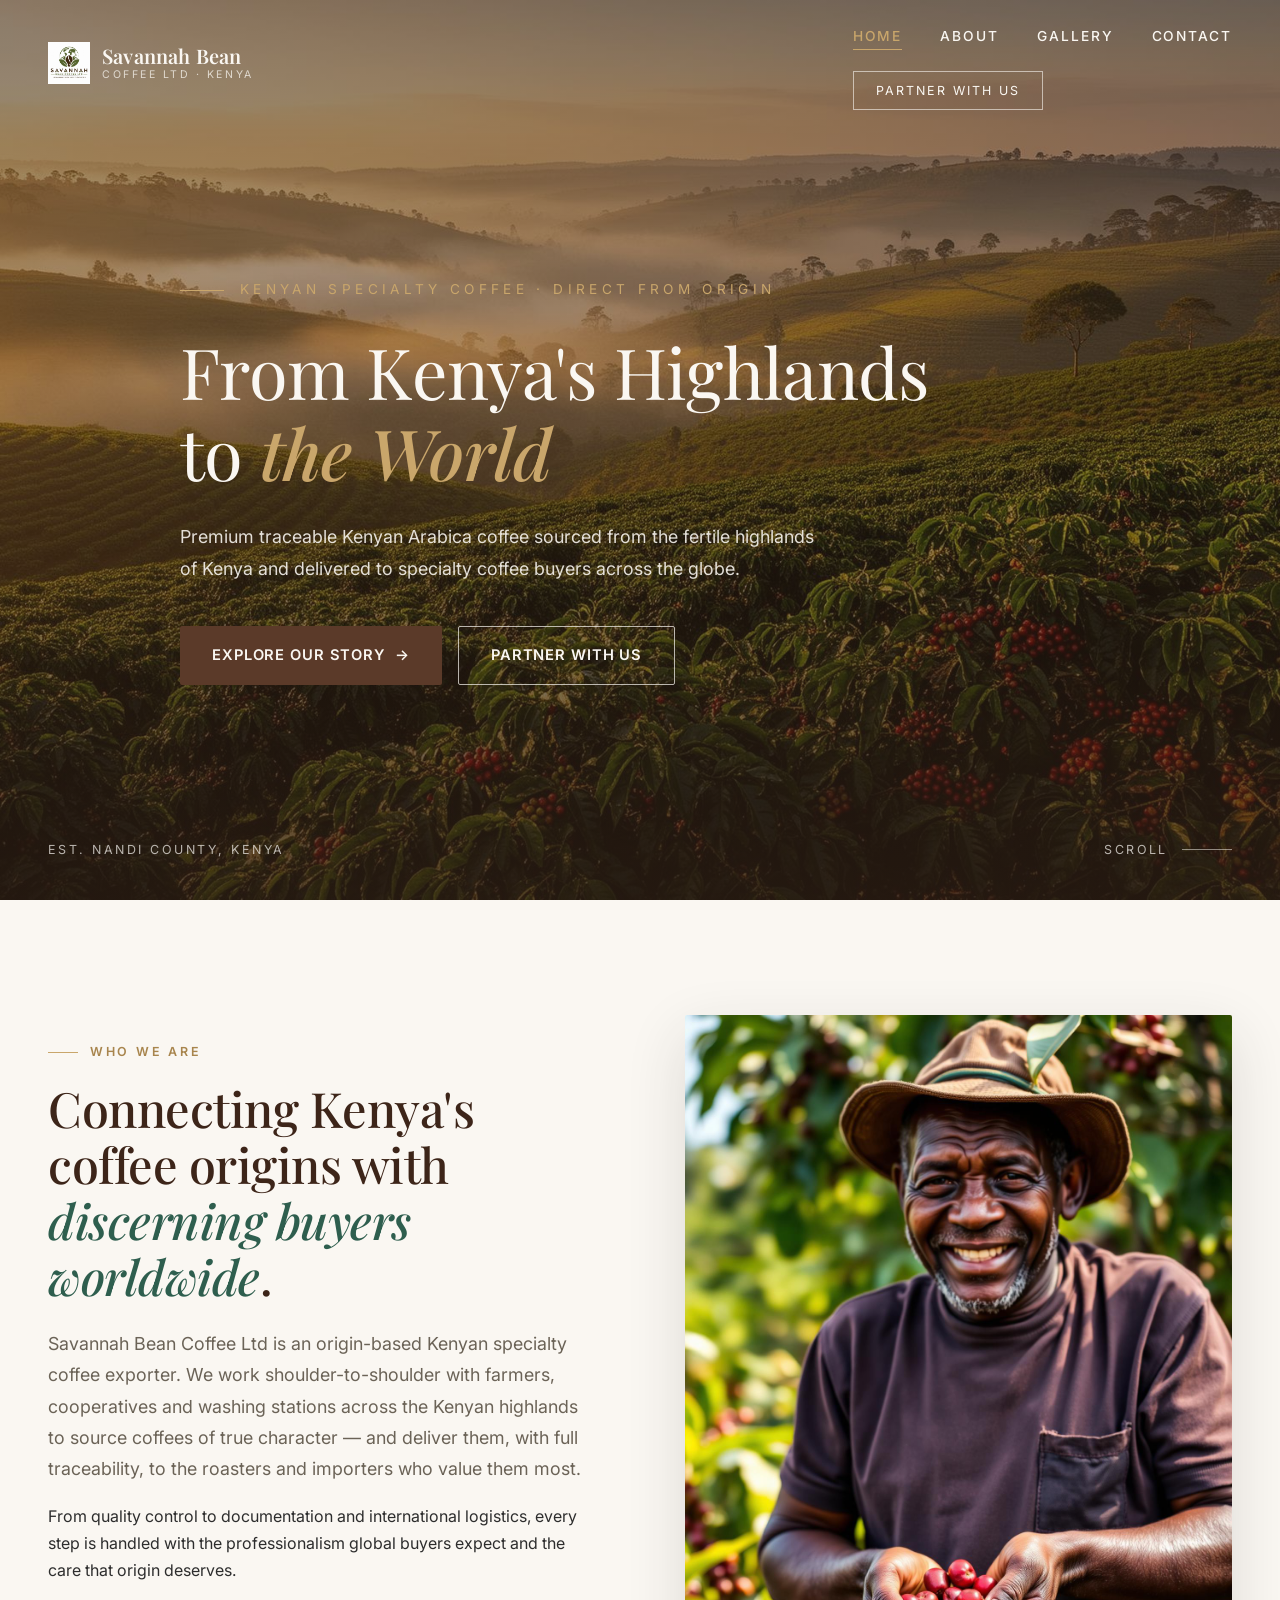
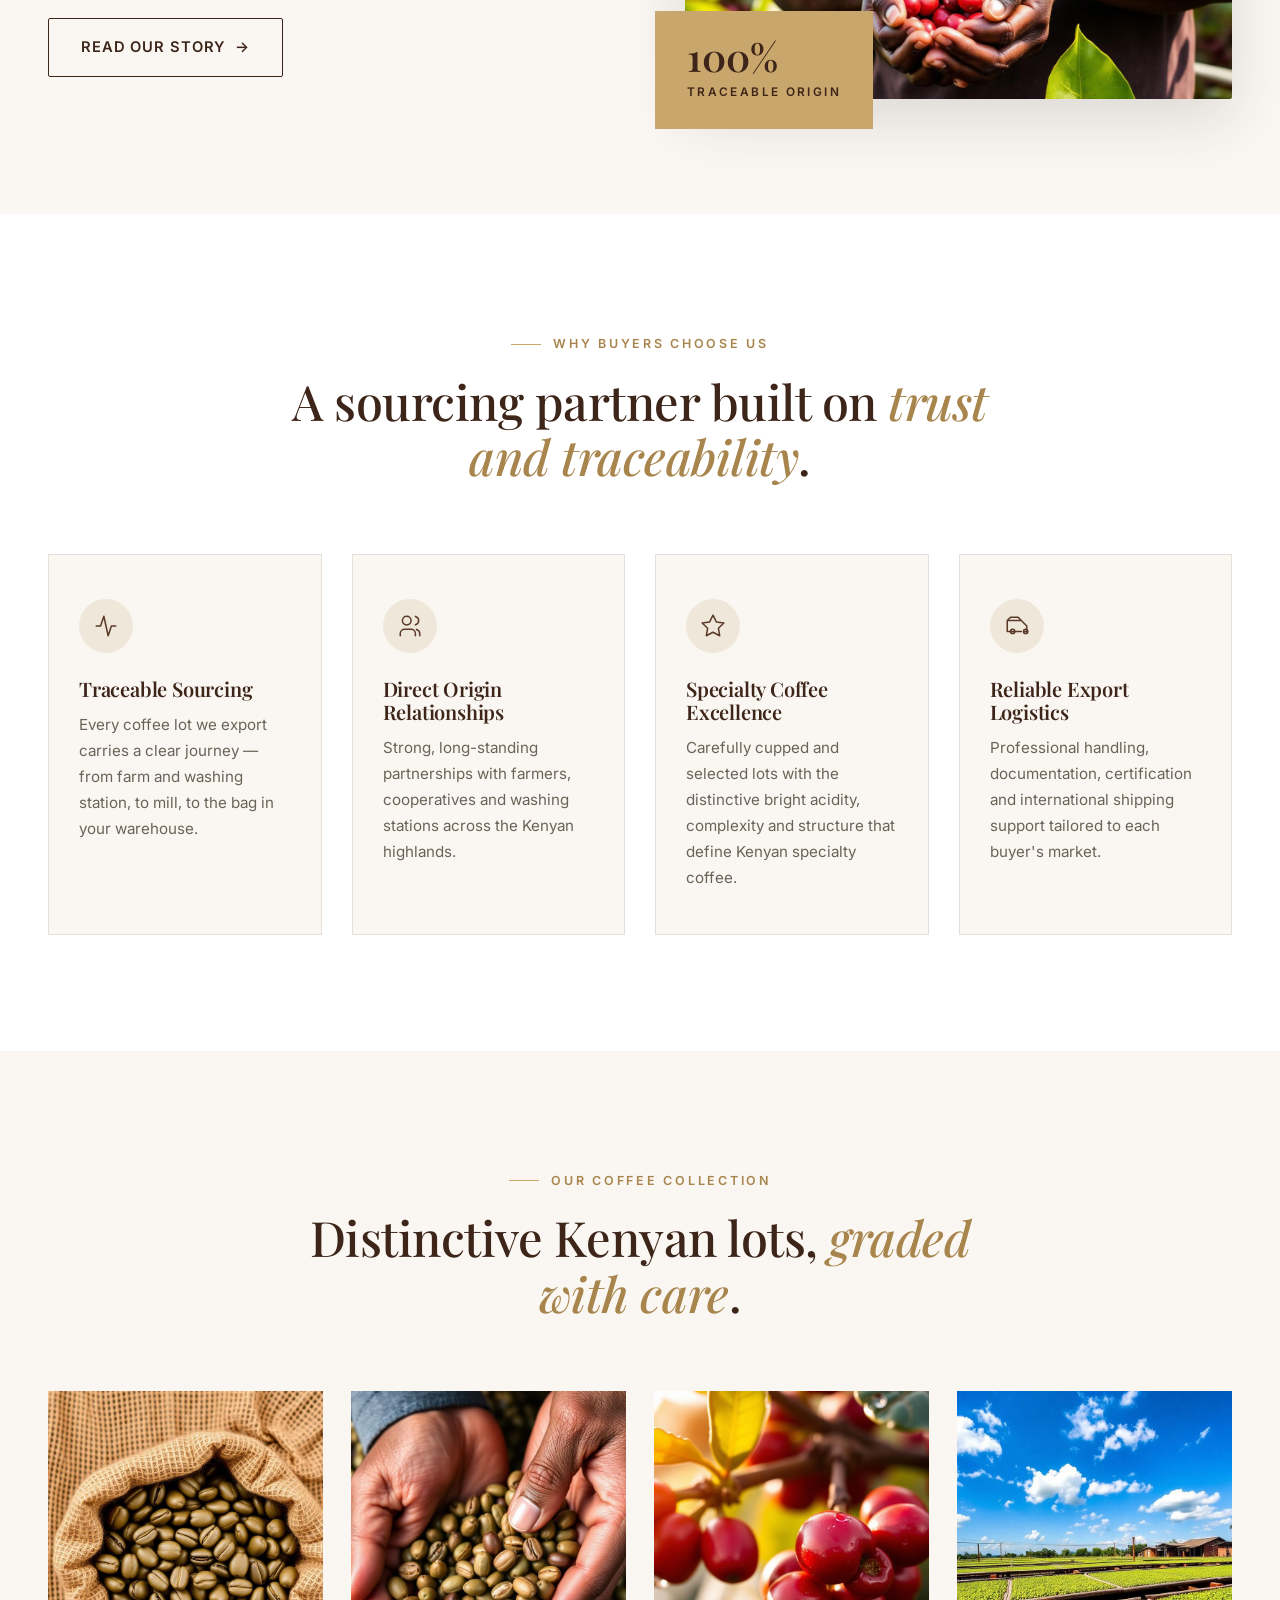
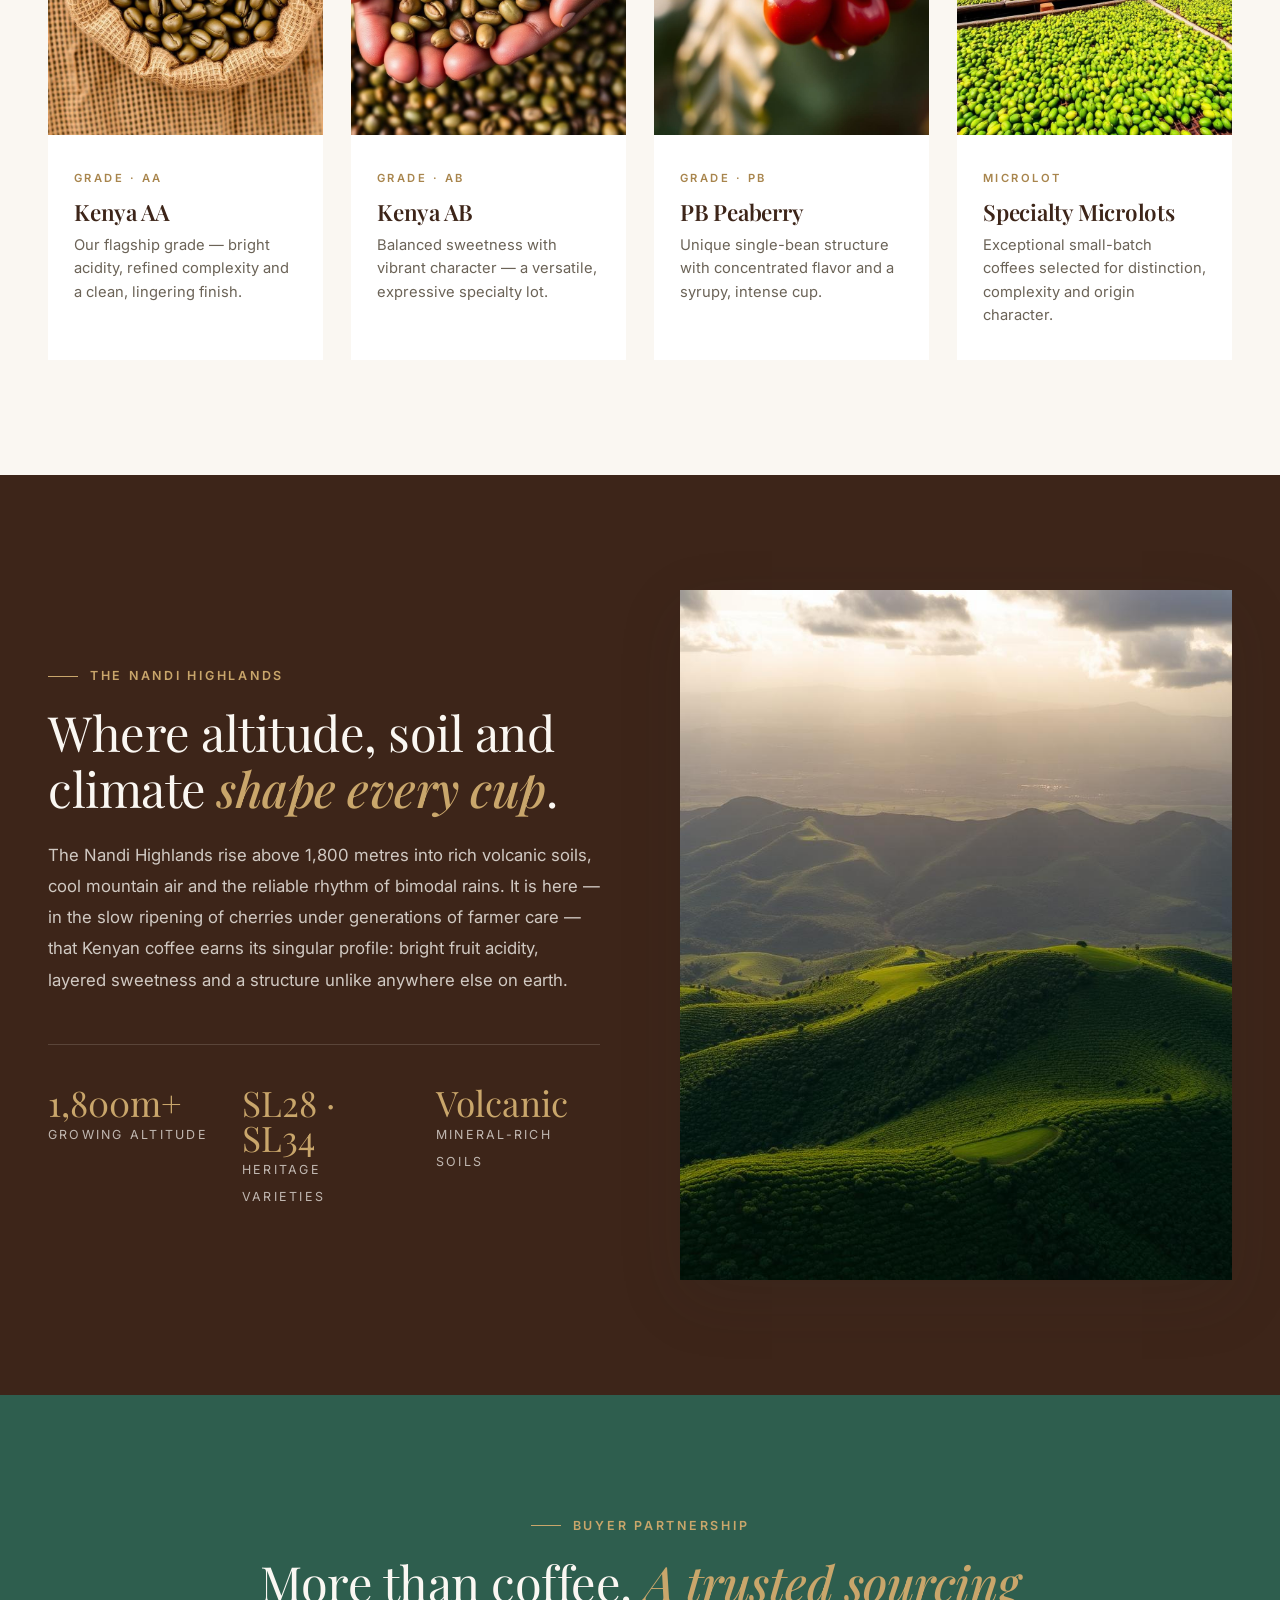
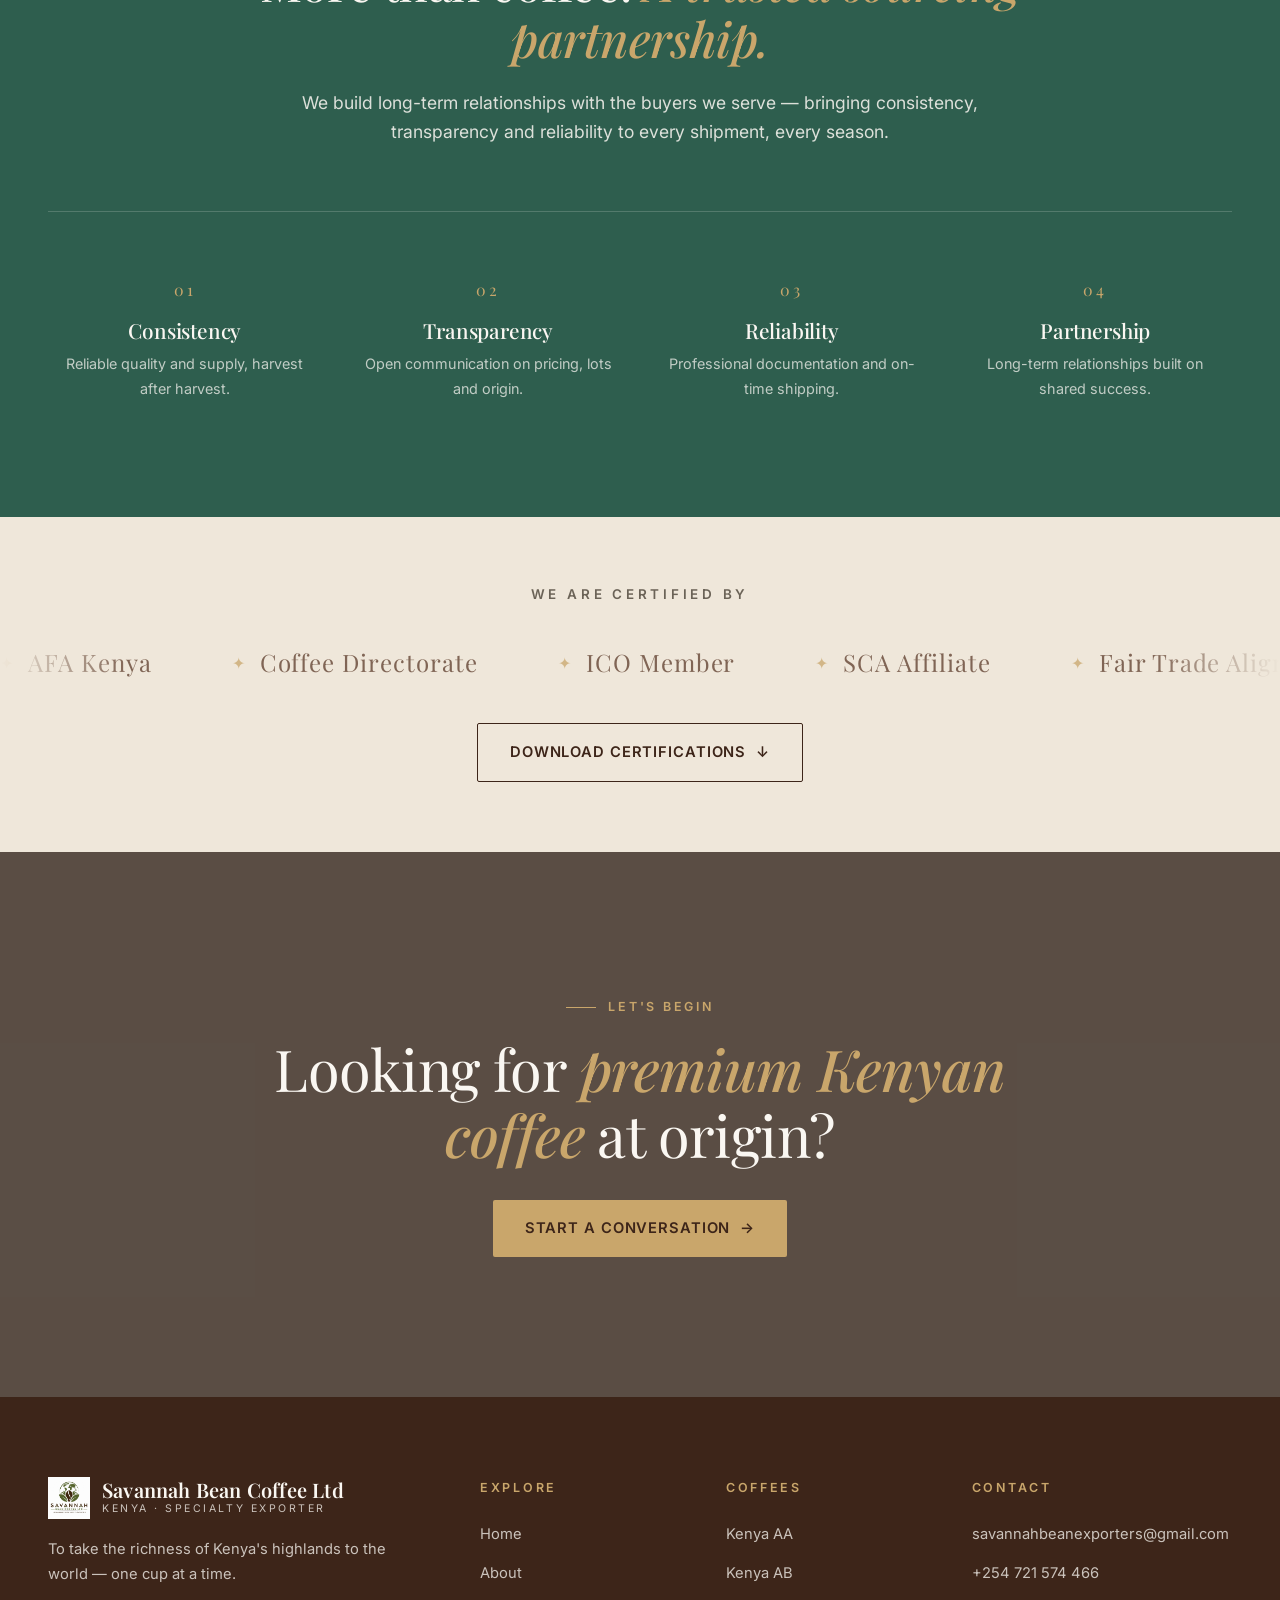
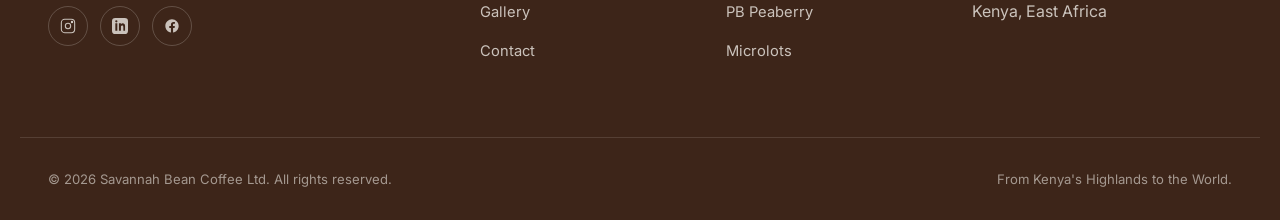
<file: index.html>
<!DOCTYPE html>
<html lang="en">
<head>
<meta charset="UTF-8">
<meta name="viewport" content="width=device-width,initial-scale=1">
<title>Savannah Bean Coffee Ltd — Premium Kenyan Specialty Coffee Exporter</title>
<meta name="description" content="Savannah Bean Coffee Ltd exports premium, traceable Kenyan Arabica coffee from the Nandi Highlands to specialty roasters, importers and buyers worldwide.">
<meta name="keywords" content="Kenyan Coffee Exporter, Specialty Coffee Kenya, Nandi Highlands Coffee, Green Coffee Export Kenya, Kenyan Arabica Coffee, Coffee Import Partnership">
<meta property="og:title" content="Savannah Bean Coffee Ltd — From Kenya's Highlands to the World">
<meta property="og:description" content="Premium traceable Kenyan Arabica coffee delivered to specialty buyers across the globe.">
<meta property="og:type" content="website">
<meta property="og:image" content="images/hero.jpg">
<link rel="icon" type="image/png" href="images/logo.jpg">
<link rel="preconnect" href="https://fonts.googleapis.com">
<link rel="preconnect" href="https://fonts.gstatic.com" crossorigin>
<link href="https://fonts.googleapis.com/css2?family=Playfair+Display:ital,wght@0,400;0,500;0,600;1,400;1,500&family=Cormorant+Garamond:ital,wght@0,400;0,500;1,400&family=Inter:wght@300;400;500;600;700&family=Poppins:wght@400;500;600&display=swap" rel="stylesheet">
<link rel="stylesheet" href="css/style.css">
<link rel="stylesheet" href="css/responsive.css">
</head>
<body>

<header class="site-header">
  <div class="container nav-wrap">
    <a href="index.html" class="brand">
      <img src="images/logo.jpg" alt="Savannah Bean Coffee Ltd logo">
      <span class="brand-text">
        <span class="brand-name">Savannah Bean</span>
        <span class="brand-tag">Coffee Ltd · Kenya</span>
      </span>
    </a>
    <nav>
      <ul class="nav-links">
        <li><a href="index.html" class="active">Home</a></li>
        <li><a href="about.html">About</a></li>
        <li><a href="gallery.html">Gallery</a></li>
        <li><a href="contact.html">Contact</a></li>
      </ul><br>
      <a href="contact.html" class="nav-cta">Partner With Us</a>
      <button class="nav-toggle" aria-label="Toggle menu"><span></span><span></span><span></span></button>
    </nav>
  </div>
</header>

<!-- HERO -->
<section class="hero">
  <div class="hero-media"><img src="images/hero.jpg" alt="Sunrise over Nandi Highlands coffee farms in Kenya"></div>
  <div class="container hero-inner">
    <span class="hero-eyebrow">Kenyan Specialty Coffee · Direct From Origin</span>
    <h1>From Kenya's Highlands <br>to <em>the World</em></h1>
    <p class="hero-sub">Premium traceable Kenyan Arabica coffee sourced from the fertile highlands of Kenya and delivered to specialty coffee buyers across the globe.</p>
    <div class="hero-ctas">
      <a href="about.html" class="btn btn-primary">Explore Our Story <span class="arrow">→</span></a>
      <a href="contact.html" class="btn btn-outline">Partner With Us</a>
    </div>
  </div>
  <div class="hero-meta">
    <div class="container">
      <span>Est. Nandi County, Kenya</span>
      <span class="scroll-indicator">Scroll <span class="scroll-line"></span></span>
    </div>
  </div>
</section>

<!-- WHO WE ARE -->
<section class="intro">
  <div class="container intro-grid">
    <div class="intro-text reveal">
      <span class="eyebrow">Who We Are</span>
      <h2>Connecting Kenya's coffee origins with <em>discerning buyers worldwide</em>.</h2>
      <p class="lead">Savannah Bean Coffee Ltd is an origin-based Kenyan specialty coffee exporter. We work shoulder-to-shoulder with farmers, cooperatives and washing stations across the Kenyan highlands to source coffees of true character — and deliver them, with full traceability, to the roasters and importers who value them most.</p>
      <p>From quality control to documentation and international logistics, every step is handled with the professionalism global buyers expect and the care that origin deserves.</p>
      <a href="about.html" class="btn btn-dark-outline" style="margin-top:18px">Read Our Story <span class="arrow">→</span></a>
    </div>
    <div class="intro-media reveal delay-1">
      <img src="images/farmer.jpg" alt="Kenyan coffee farmer holding freshly picked red coffee cherries">
      <div class="intro-badge">
        <span class="num">100%</span>
        <span class="lbl">Traceable Origin</span>
      </div>
    </div>
  </div>
</section>

<!-- WHY BUYERS CHOOSE US -->
<section class="features">
  <div class="container">
    <div class="section-head reveal">
      <span class="eyebrow">Why Buyers Choose Us</span>
      <h2>A sourcing partner built on <em>trust and traceability</em>.</h2>
    </div>
    <div class="features-grid">
      <article class="feature-card reveal">
        <div class="feature-icon"><svg viewBox="0 0 24 24" fill="none" stroke="currentColor"><path d="M3 12h4l3-9 4 18 3-9h4" stroke-linecap="round" stroke-linejoin="round"/></svg></div>
        <h3>Traceable Sourcing</h3>
        <p>Every coffee lot we export carries a clear journey — from farm and washing station, to mill, to the bag in your warehouse.</p>
      </article>
      <article class="feature-card reveal delay-1">
        <div class="feature-icon"><svg viewBox="0 0 24 24" fill="none" stroke="currentColor"><path d="M17 21v-2a4 4 0 0 0-4-4H7a4 4 0 0 0-4 4v2M9 11a4 4 0 1 0 0-8 4 4 0 0 0 0 8zM21 21v-2a4 4 0 0 0-3-3.87M17 3.13a4 4 0 0 1 0 7.75" stroke-linecap="round" stroke-linejoin="round"/></svg></div>
        <h3>Direct Origin Relationships</h3>
        <p>Strong, long-standing partnerships with farmers, cooperatives and washing stations across the Kenyan highlands.</p>
      </article>
      <article class="feature-card reveal delay-2">
        <div class="feature-icon"><svg viewBox="0 0 24 24" fill="none" stroke="currentColor"><path d="M12 2l3.09 6.26L22 9.27l-5 4.87 1.18 6.88L12 17.77 5.82 21l1.18-6.88L2 9.27l6.91-1.01L12 2z" stroke-linejoin="round"/></svg></div>
        <h3>Specialty Coffee Excellence</h3>
        <p>Carefully cupped and selected lots with the distinctive bright acidity, complexity and structure that define Kenyan specialty coffee.</p>
      </article>
      <article class="feature-card reveal delay-3">
        <div class="feature-icon"><svg viewBox="0 0 24 24" fill="none" stroke="currentColor"><path d="M3 7h13l5 5v5h-3M3 7v10h13M3 7l3-3h7l3 3M6 17a2 2 0 1 0 4 0 2 2 0 0 0-4 0zm12 0a2 2 0 1 0 4 0 2 2 0 0 0-4 0z" stroke-linecap="round" stroke-linejoin="round"/></svg></div>
        <h3>Reliable Export Logistics</h3>
        <p>Professional handling, documentation, certification and international shipping support tailored to each buyer's market.</p>
      </article>
    </div>
  </div>
</section>

<!-- COLLECTION -->
<section class="collection">
  <div class="container">
    <div class="section-head reveal">
      <span class="eyebrow">Our Coffee Collection</span>
      <h2>Distinctive Kenyan lots, <em>graded with care</em>.</h2>
    </div>
    <div class="collection-grid">
      <article class="product-card reveal">
        <div class="product-img"><img src="images/greenbeans.jpg" alt="Kenya AA green coffee beans"></div>
        <div class="product-body">
          <span class="product-tag">Grade · AA</span>
          <h3>Kenya AA</h3>
          <p>Our flagship grade — bright acidity, refined complexity and a clean, lingering finish.</p>
        </div>
      </article>
      <article class="product-card reveal delay-1">
        <div class="product-img"><img src="images/sorting.jpg" alt="Kenya AB grade green coffee being sorted"></div>
        <div class="product-body">
          <span class="product-tag">Grade · AB</span>
          <h3>Kenya AB</h3>
          <p>Balanced sweetness with vibrant character — a versatile, expressive specialty lot.</p>
        </div>
      </article>
      <article class="product-card reveal delay-2">
        <div class="product-img"><img src="images/cherries.jpg" alt="Peaberry coffee cherries on the branch"></div>
        <div class="product-body">
          <span class="product-tag">Grade · PB</span>
          <h3>PB Peaberry</h3>
          <p>Unique single-bean structure with concentrated flavor and a syrupy, intense cup.</p>
        </div>
      </article>
      <article class="product-card reveal delay-3">
        <div class="product-img"><img src="images/drying.jpg" alt="Specialty microlot coffee drying on raised beds"></div>
        <div class="product-body">
          <span class="product-tag">Microlot</span>
          <h3>Specialty Microlots</h3>
          <p>Exceptional small-batch coffees selected for distinction, complexity and origin character.</p>
        </div>
      </article>
    </div>
  </div>
</section>

<!-- HIGHLANDS STORY -->
<section class="story">
  <div class="container story-grid">
    <div class="reveal">
      <span class="eyebrow">The Nandi Highlands</span>
      <h2>Where altitude, soil and climate <em>shape every cup</em>.</h2>
      <p>The Nandi Highlands rise above 1,800 metres into rich volcanic soils, cool mountain air and the reliable rhythm of bimodal rains. It is here — in the slow ripening of cherries under generations of farmer care — that Kenyan coffee earns its singular profile: bright fruit acidity, layered sweetness and a structure unlike anywhere else on earth.</p>
      <div class="story-stats">
        <div class="stat"><span class="n">1,800m+</span><span class="l">Growing altitude</span></div>
        <div class="stat"><span class="n">SL28 · SL34</span><span class="l">Heritage varieties</span></div>
        <div class="stat"><span class="n">Volcanic</span><span class="l">Mineral-rich soils</span></div>
      </div>
    </div>
    <div class="story-media reveal delay-1">
      <img src="images/highlands.jpg" alt="Aerial view of the Nandi Highlands in Kenya">
    </div>
  </div>
</section>

<!-- PARTNERSHIP -->
<section class="partnership">
  <div class="container">
    <span class="eyebrow reveal">Buyer Partnership</span>
    <h2 class="reveal">More than coffee. <em>A trusted sourcing partnership.</em></h2>
    <p class="reveal delay-1">We build long-term relationships with the buyers we serve — bringing consistency, transparency and reliability to every shipment, every season.</p>
    <div class="values-row">
      <div class="value reveal"><span class="v-num">01</span><h4>Consistency</h4><p>Reliable quality and supply, harvest after harvest.</p></div>
      <div class="value reveal delay-1"><span class="v-num">02</span><h4>Transparency</h4><p>Open communication on pricing, lots and origin.</p></div>
      <div class="value reveal delay-2"><span class="v-num">03</span><h4>Reliability</h4><p>Professional documentation and on-time shipping.</p></div>
      <div class="value reveal delay-3"><span class="v-num">04</span><h4>Partnership</h4><p>Long-term relationships built on shared success.</p></div>
    </div>
  </div>
</section>

<!-- CERTIFICATIONS -->
<section class="certs">
  <div class="container certs-head">
    <h3>We are certified by</h3>
  </div>
  <div class="marquee">
    <div class="marquee-track">
      <span class="marquee-item">AFA Kenya</span>
      <span class="marquee-item">Coffee Directorate</span>
      <span class="marquee-item">ICO Member</span>
      <span class="marquee-item">SCA Affiliate</span>
      <span class="marquee-item">Fair Trade Aligned</span>
      <span class="marquee-item">Rainforest Alliance</span>
      <span class="marquee-item">EAFCA Member</span>
      <span class="marquee-item">Organic Compliant</span>
      <!-- duplicate for seamless loop -->
      <span class="marquee-item">AFA Kenya</span>
      <span class="marquee-item">Coffee Directorate</span>
      <span class="marquee-item">ICO Member</span>
      <span class="marquee-item">SCA Affiliate</span>
      <span class="marquee-item">Fair Trade Aligned</span>
      <span class="marquee-item">Rainforest Alliance</span>
      <span class="marquee-item">EAFCA Member</span>
      <span class="marquee-item">Organic Compliant</span>
    </div>
  </div>
  <div class="certs-cta">
    <a href="contact.html" class="btn btn-dark-outline">Download Certifications <span class="arrow">↓</span></a>
  </div>
</section>

<!-- FINAL CTA -->
<section class="cta-final">
  <div class="container">
    <span class="eyebrow reveal" style="color:var(--gold)">Let's Begin</span>
    <h2 class="reveal">Looking for <em>premium Kenyan coffee</em> at origin?</h2>
    <a href="contact.html" class="btn btn-gold reveal delay-1">Start a Conversation <span class="arrow">→</span></a>
  </div>
</section>

<!-- FOOTER -->
<footer class="site-footer">
  <div class="container footer-grid">
    <div class="footer-brand">
      <a href="index.html" class="brand">
        <img src="images/logo.jpg" alt="Savannah Bean Coffee Ltd">
        <span class="brand-text"><span class="brand-name">Savannah Bean Coffee Ltd</span><span class="brand-tag">Kenya · Specialty Exporter</span></span>
      </a>
      <p>To take the richness of Kenya's highlands to the world — one cup at a time.</p>
      <div class="social-row">
        <a href="#" aria-label="Instagram"><svg viewBox="0 0 24 24" fill="none" stroke="currentColor" stroke-width="1.6"><rect x="2" y="2" width="20" height="20" rx="5"/><circle cx="12" cy="12" r="4"/><circle cx="18" cy="6" r="1" fill="currentColor"/></svg></a>
        <a href="#" aria-label="LinkedIn"><svg viewBox="0 0 24 24" fill="currentColor"><path d="M19 0H5a5 5 0 0 0-5 5v14a5 5 0 0 0 5 5h14a5 5 0 0 0 5-5V5a5 5 0 0 0-5-5zM8 19H5V8h3v11zM6.5 6.7a1.7 1.7 0 1 1 0-3.4 1.7 1.7 0 0 1 0 3.4zM20 19h-3v-5.6c0-1.4-.5-2.3-1.7-2.3-1 0-1.5.6-1.8 1.3-.1.2-.1.5-.1.8V19h-3V8h3v1.3a3 3 0 0 1 2.7-1.5c2 0 3.5 1.3 3.5 4.1V19z"/></svg></a>
        <a href="#" aria-label="Facebook"><svg viewBox="0 0 24 24" fill="currentColor"><path d="M22 12c0-5.5-4.5-10-10-10S2 6.5 2 12c0 5 3.7 9.1 8.4 9.9v-7H7.9V12h2.5V9.8c0-2.5 1.5-3.9 3.8-3.9 1.1 0 2.2.2 2.2.2v2.5h-1.3c-1.2 0-1.6.8-1.6 1.6V12h2.8l-.4 2.9h-2.3v7c4.7-.8 8.4-4.9 8.4-9.9z"/></svg></a>
      </div>
    </div>
    <div class="footer-col">
      <h5>Explore</h5>
      <ul>
        <li><a href="index.html">Home</a></li>
        <li><a href="about.html">About</a></li>
        <li><a href="gallery.html">Gallery</a></li>
        <li><a href="contact.html">Contact</a></li>
      </ul>
    </div>
    <div class="footer-col">
      <h5>Coffees</h5>
      <ul>
        <li><a href="#">Kenya AA</a></li>
        <li><a href="#">Kenya AB</a></li>
        <li><a href="#">PB Peaberry</a></li>
        <li><a href="#">Microlots</a></li>
      </ul>
    </div>
    <div class="footer-col">
      <h5>Contact</h5>
      <ul>
        <li><a href="mailto:savannahbeanexporters@gmail.com">savannahbeanexporters@gmail.com</a></li>
        <li><a href="tel:+254721574466">+254 721 574 466</a></li>
        <li>Kenya, East Africa</li>
      </ul>
    </div>
  </div>
  <div class="container footer-bottom">
    <span>© <span id="year"></span> Savannah Bean Coffee Ltd. All rights reserved.</span>
    <span>From Kenya's Highlands to the World.</span>
  </div>
</footer>

<script src="js/main.js"></script>
</body>
</html>
</file>
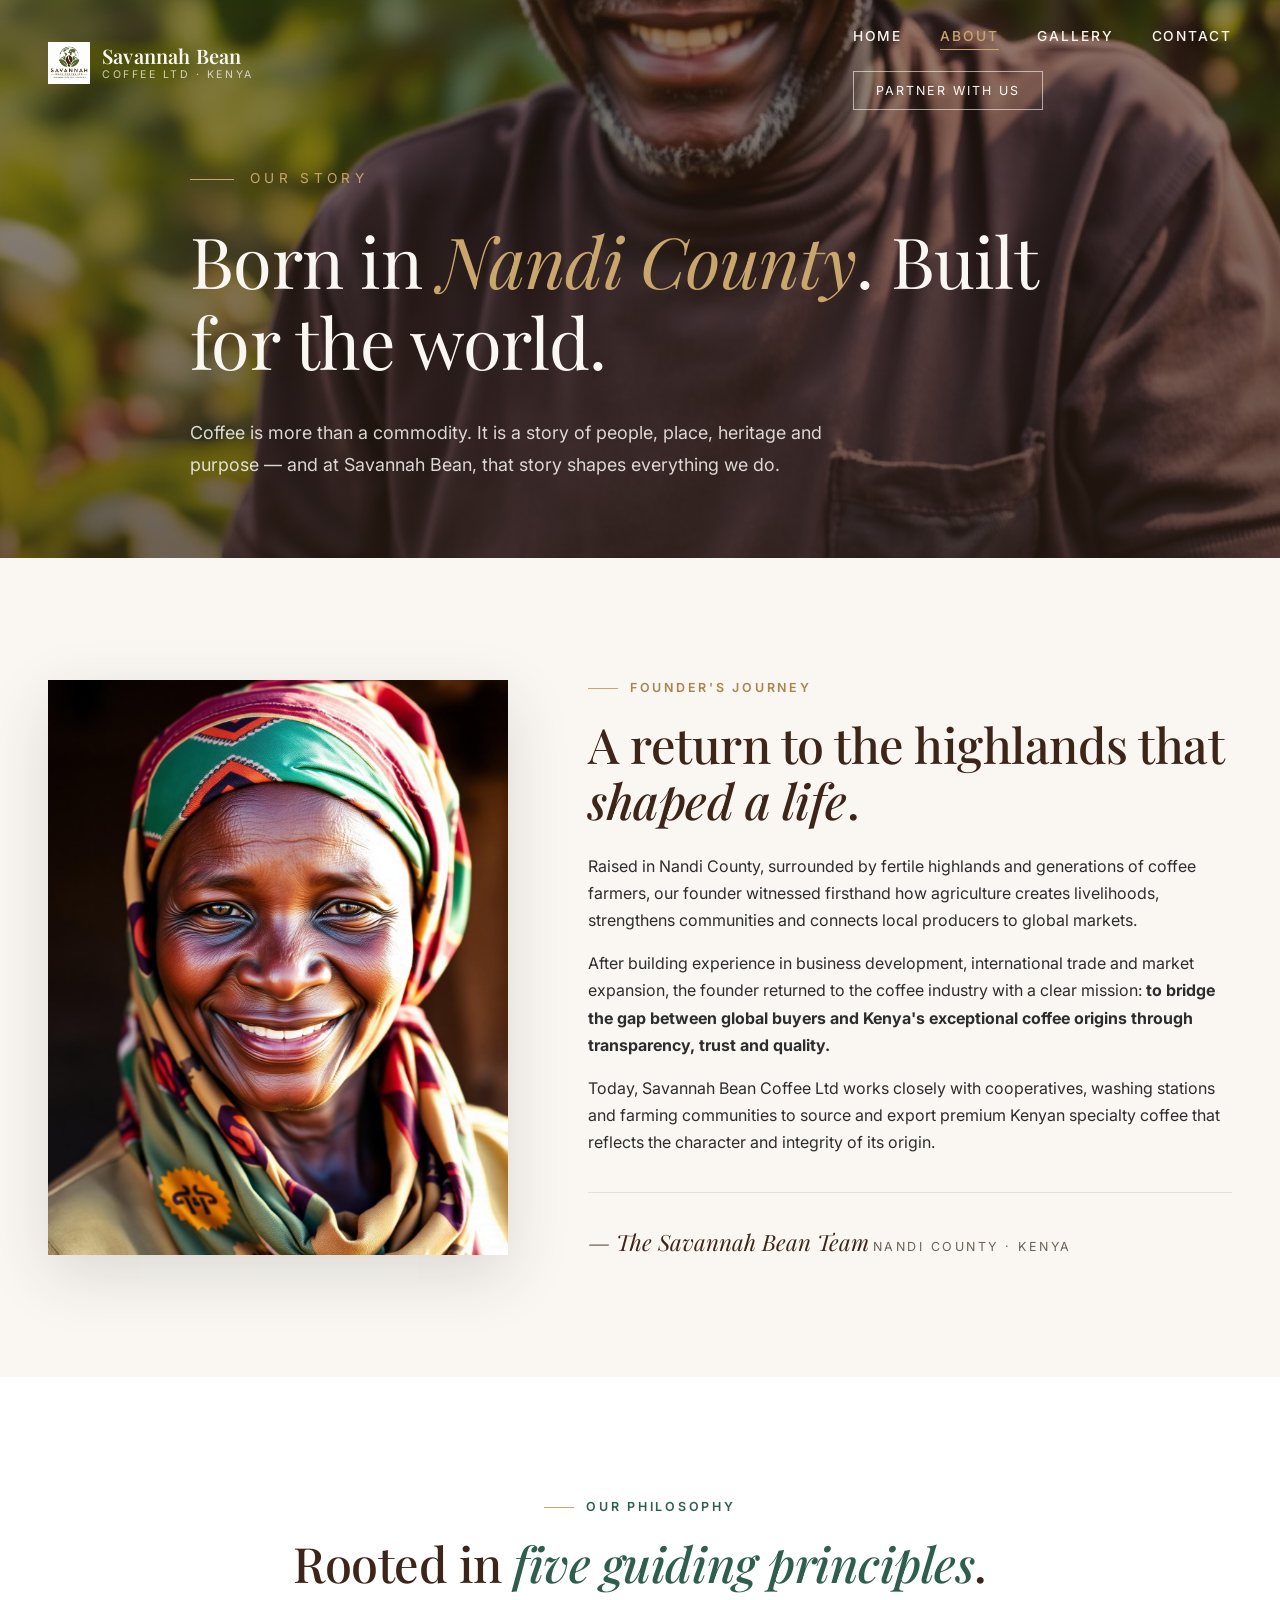
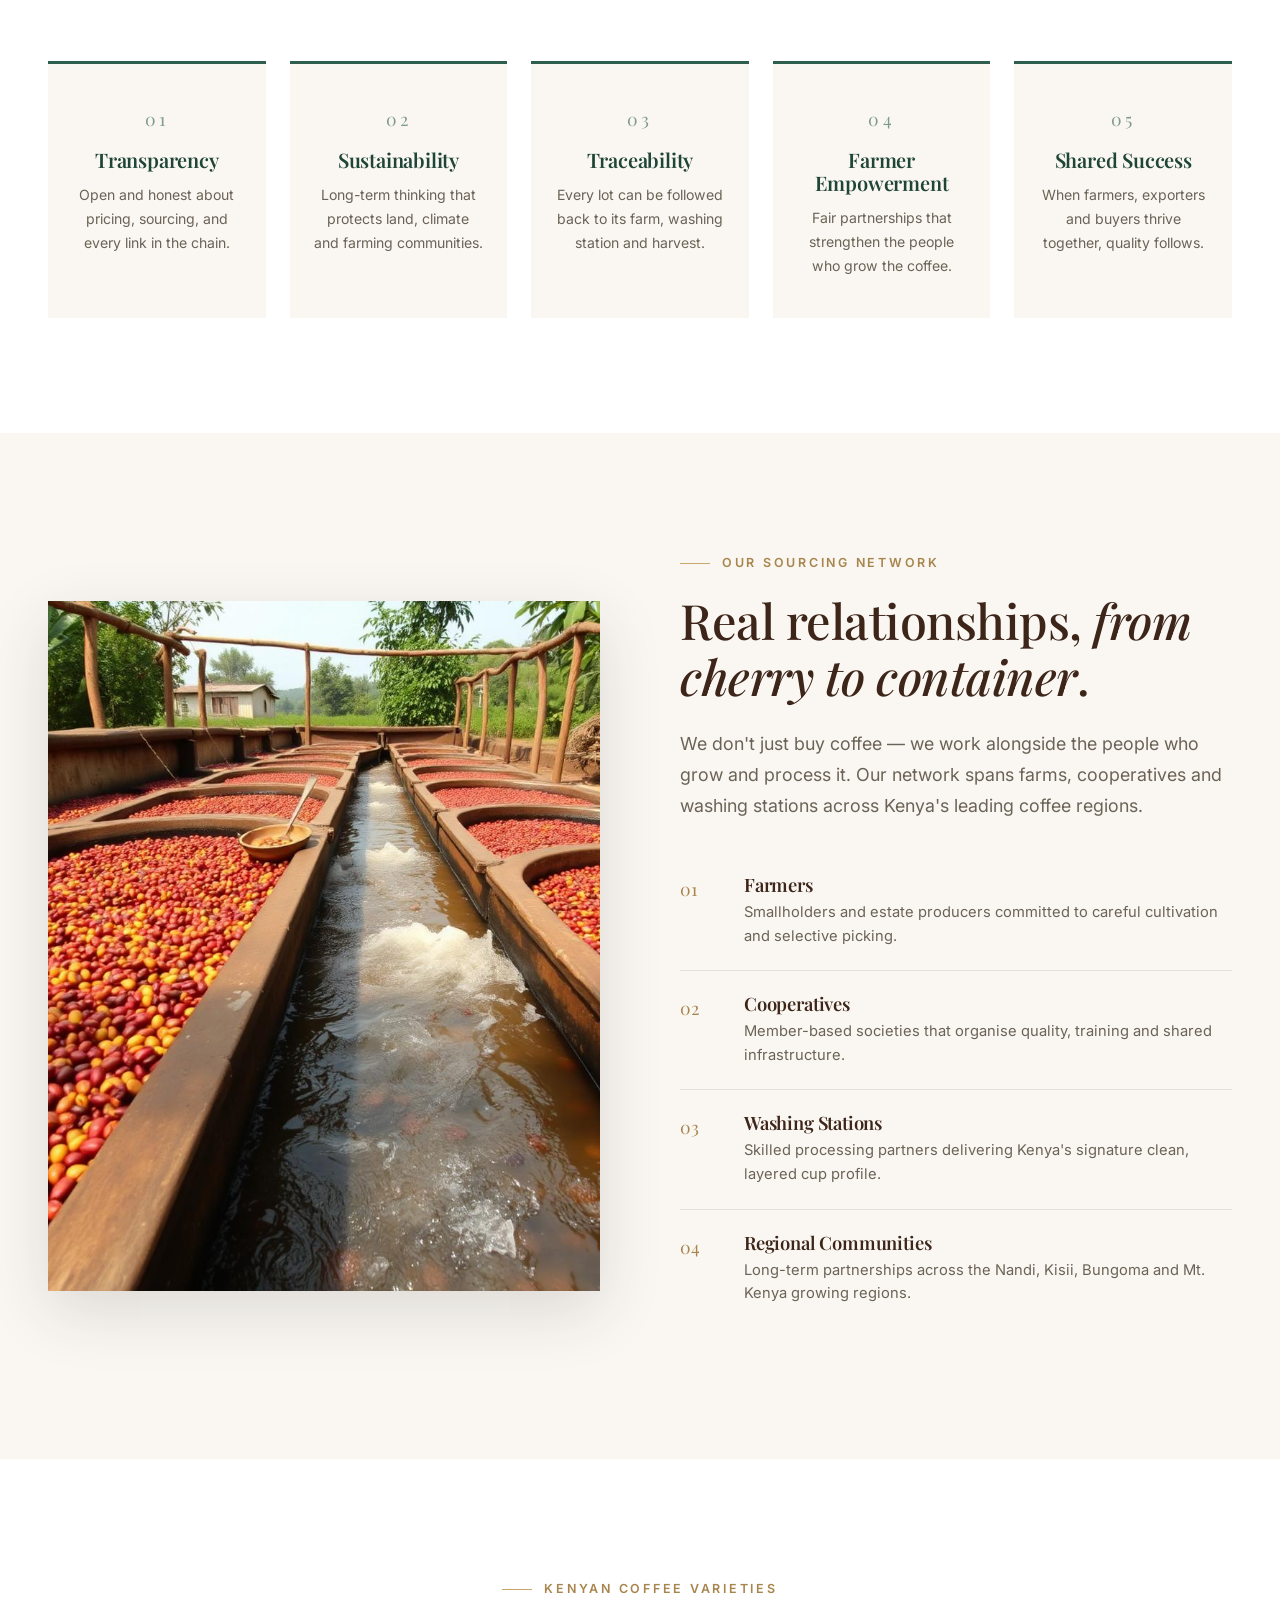
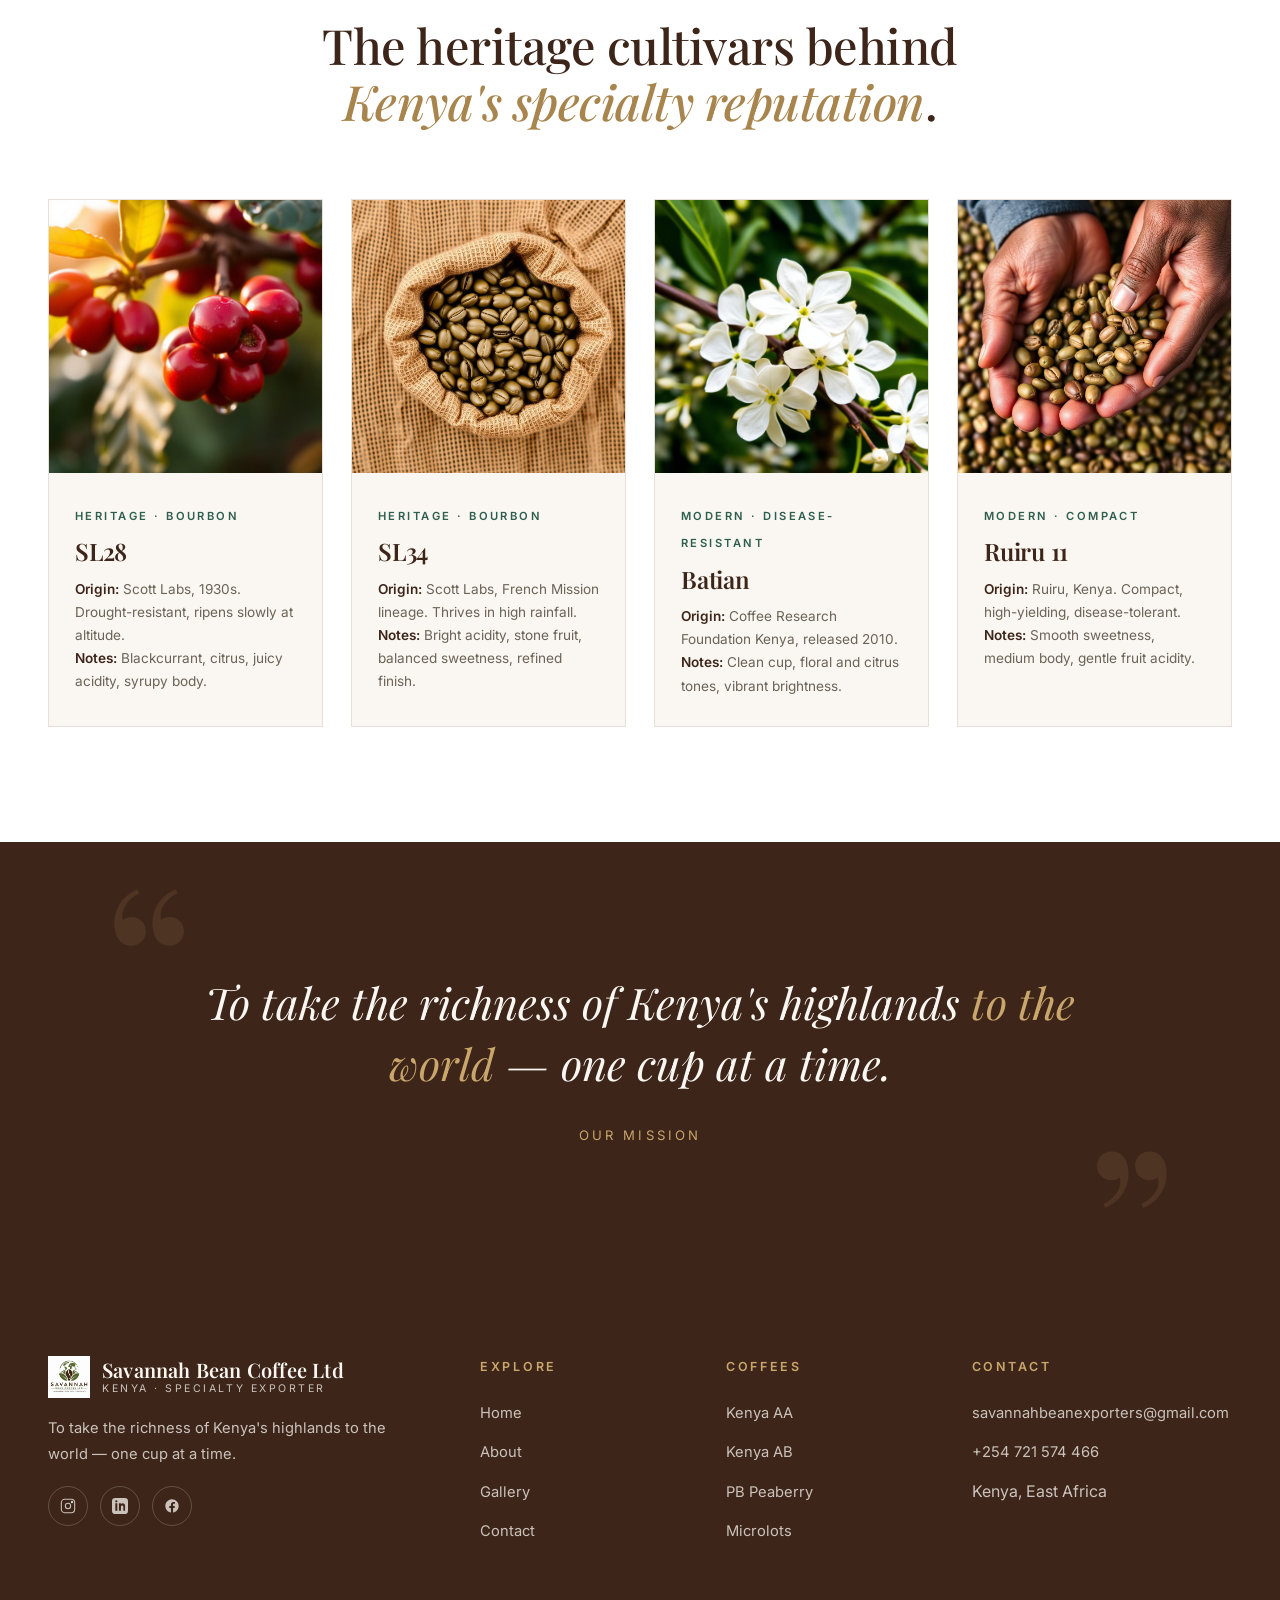
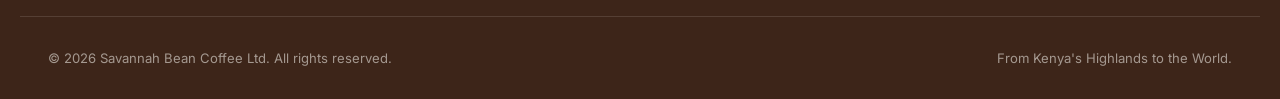
<file: about.html>
<!DOCTYPE html>
<html lang="en">
<head>
<meta charset="UTF-8">
<meta name="viewport" content="width=device-width,initial-scale=1">
<title>About Us — Savannah Bean Coffee Ltd | Kenyan Specialty Coffee</title>
<meta name="description" content="Our story: from the Nandi Highlands of Kenya to specialty coffee buyers worldwide. Founder journey, philosophy, sourcing network and Kenyan coffee varieties.">
<meta property="og:title" content="Our Story — Savannah Bean Coffee Ltd">
<meta property="og:description" content="Bridging global buyers and Kenya's exceptional coffee origins through transparency, trust and quality.">
<meta property="og:type" content="website">
<meta property="og:image" content="images/farmer.jpg">
<link rel="icon" type="image/png" href="images/logo.jpg">
<link rel="preconnect" href="https://fonts.googleapis.com">
<link rel="preconnect" href="https://fonts.gstatic.com" crossorigin>
<link href="https://fonts.googleapis.com/css2?family=Playfair+Display:ital,wght@0,400;0,500;0,600;1,400;1,500&family=Cormorant+Garamond:ital,wght@0,400;0,500;1,400&family=Inter:wght@300;400;500;600;700&family=Poppins:wght@400;500;600&display=swap" rel="stylesheet">
<link rel="stylesheet" href="css/style.css">
<link rel="stylesheet" href="css/responsive.css">
</head>
<body>

<header class="site-header">
  <div class="container nav-wrap">
    <a href="index.html" class="brand">
      <img src="images/logo.jpg" alt="Savannah Bean Coffee Ltd logo">
      <span class="brand-text">
        <span class="brand-name">Savannah Bean</span>
        <span class="brand-tag">Coffee Ltd · Kenya</span>
      </span>
    </a>
    <nav>
      <ul class="nav-links">
        <li><a href="index.html">Home</a></li>
        <li><a href="about.html" class="active">About</a></li>
        <li><a href="gallery.html">Gallery</a></li>
        <li><a href="contact.html">Contact</a></li>
      </ul><br>
      <a href="contact.html" class="nav-cta">Partner With Us</a>
      <button class="nav-toggle" aria-label="Toggle menu"><span></span><span></span><span></span></button>
    </nav>
  </div>
</header>

<!-- PAGE HERO -->
<section class="page-hero">
  <div class="hero-media"><img src="images/farmer.jpg" alt="Kenyan coffee farmer in the highlands"></div>
  <div class="container">
    <span class="hero-eyebrow">Our Story</span>
    <h1>Born in <em>Nandi County</em>. Built for the world.</h1>
    <p class="lead">Coffee is more than a commodity. It is a story of people, place, heritage and purpose — and at Savannah Bean, that story shapes everything we do.</p>
  </div>
</section>

<!-- FOUNDER -->
<section class="founder">
  <div class="container founder-grid">
    <div class="founder-img reveal">
      <img src="images/portrait.jpg" alt="Founder portrait — Savannah Bean Coffee Ltd">
    </div>
    <div class="founder-text reveal delay-1">
      <span class="eyebrow">Founder's Journey</span>
      <h2>A return to the highlands that <em>shaped a life</em>.</h2>
      <p>Raised in Nandi County, surrounded by fertile highlands and generations of coffee farmers, our founder witnessed firsthand how agriculture creates livelihoods, strengthens communities and connects local producers to global markets.</p>
      <p>After building experience in business development, international trade and market expansion, the founder returned to the coffee industry with a clear mission: <strong>to bridge the gap between global buyers and Kenya's exceptional coffee origins through transparency, trust and quality.</strong></p>
      <p>Today, Savannah Bean Coffee Ltd works closely with cooperatives, washing stations and farming communities to source and export premium Kenyan specialty coffee that reflects the character and integrity of its origin.</p>
      <div class="signature">
        <span class="signature-name">— The Savannah Bean Team</span>
        <span class="signature-role">Nandi County · Kenya</span>
      </div>
    </div>
  </div>
</section>

<!-- PHILOSOPHY -->
<section class="philosophy">
  <div class="container">
    <div class="section-head reveal">
      <span class="eyebrow" style="color:var(--forest)">Our Philosophy</span>
      <h2>Rooted in <em style="color:var(--forest)">five guiding principles</em>.</h2>
    </div>
    <div class="philosophy-grid">
      <article class="philo-card reveal"><span class="p-num">01</span><h4>Transparency</h4><p>Open and honest about pricing, sourcing, and every link in the chain.</p></article>
      <article class="philo-card reveal delay-1"><span class="p-num">02</span><h4>Sustainability</h4><p>Long-term thinking that protects land, climate and farming communities.</p></article>
      <article class="philo-card reveal delay-2"><span class="p-num">03</span><h4>Traceability</h4><p>Every lot can be followed back to its farm, washing station and harvest.</p></article>
      <article class="philo-card reveal delay-3"><span class="p-num">04</span><h4>Farmer Empowerment</h4><p>Fair partnerships that strengthen the people who grow the coffee.</p></article>
      <article class="philo-card reveal delay-3"><span class="p-num">05</span><h4>Shared Success</h4><p>When farmers, exporters and buyers thrive together, quality follows.</p></article>
    </div>
  </div>
</section>

<!-- SOURCING NETWORK -->
<section class="network">
  <div class="container network-grid">
    <div class="reveal">
      <img src="images/washing.jpg" alt="Kenyan coffee washing station" style="width:100%;aspect-ratio:4/5;object-fit:cover;box-shadow:var(--shadow-lg)">
    </div>
    <div class="reveal delay-1">
      <span class="eyebrow">Our Sourcing Network</span>
      <h2>Real relationships, <em>from cherry to container</em>.</h2>
      <p class="lead">We don't just buy coffee — we work alongside the people who grow and process it. Our network spans farms, cooperatives and washing stations across Kenya's leading coffee regions.</p>
      <ul class="network-list">
        <li><span class="nl-num">01</span><div><h4>Farmers</h4><p>Smallholders and estate producers committed to careful cultivation and selective picking.</p></div></li>
        <li><span class="nl-num">02</span><div><h4>Cooperatives</h4><p>Member-based societies that organise quality, training and shared infrastructure.</p></div></li>
        <li><span class="nl-num">03</span><div><h4>Washing Stations</h4><p>Skilled processing partners delivering Kenya's signature clean, layered cup profile.</p></div></li>
        <li><span class="nl-num">04</span><div><h4>Regional Communities</h4><p>Long-term partnerships across the Nandi, Kisii, Bungoma and Mt. Kenya growing regions.</p></div></li>
      </ul>
    </div>
  </div>
</section>

<!-- COFFEE VARIETIES -->
<section class="varieties">
  <div class="container">
    <div class="section-head reveal">
      <span class="eyebrow">Kenyan Coffee Varieties</span>
      <h2>The heritage cultivars behind <em>Kenya's specialty reputation</em>.</h2>
    </div>
    <div class="varieties-grid">
      <article class="variety-card reveal">
        <div class="variety-img"><img src="images/cherries.jpg" alt="SL28 coffee variety"></div>
        <div class="variety-body">
          <span class="variety-tag">Heritage · Bourbon</span>
          <h3>SL28</h3>
          <p class="notes"><strong>Origin:</strong> Scott Labs, 1930s. Drought-resistant, ripens slowly at altitude.<br><strong>Notes:</strong> Blackcurrant, citrus, juicy acidity, syrupy body.</p>
        </div>
      </article>
      <article class="variety-card reveal delay-1">
        <div class="variety-img"><img src="images/greenbeans.jpg" alt="SL34 coffee variety"></div>
        <div class="variety-body">
          <span class="variety-tag">Heritage · Bourbon</span>
          <h3>SL34</h3>
          <p class="notes"><strong>Origin:</strong> Scott Labs, French Mission lineage. Thrives in high rainfall.<br><strong>Notes:</strong> Bright acidity, stone fruit, balanced sweetness, refined finish.</p>
        </div>
      </article>
      <article class="variety-card reveal delay-2">
        <div class="variety-img"><img src="images/blossoms.jpg" alt="Batian coffee variety"></div>
        <div class="variety-body">
          <span class="variety-tag">Modern · Disease-Resistant</span>
          <h3>Batian</h3>
          <p class="notes"><strong>Origin:</strong> Coffee Research Foundation Kenya, released 2010.<br><strong>Notes:</strong> Clean cup, floral and citrus tones, vibrant brightness.</p>
        </div>
      </article>
      <article class="variety-card reveal delay-3">
        <div class="variety-img"><img src="images/sorting.jpg" alt="Ruiru 11 coffee variety"></div>
        <div class="variety-body">
          <span class="variety-tag">Modern · Compact</span>
          <h3>Ruiru 11</h3>
          <p class="notes"><strong>Origin:</strong> Ruiru, Kenya. Compact, high-yielding, disease-tolerant.<br><strong>Notes:</strong> Smooth sweetness, medium body, gentle fruit acidity.</p>
        </div>
      </article>
    </div>
  </div>
</section>

<!-- MISSION QUOTE -->
<section class="mission">
  <div class="container reveal">
    <blockquote>
      To take the richness of Kenya's highlands <em>to the world</em> — one cup at a time.
    </blockquote>
    <cite>Our Mission</cite>
  </div>
</section>

<!-- FOOTER -->
<footer class="site-footer">
  <div class="container footer-grid">
    <div class="footer-brand">
      <a href="index.html" class="brand">
        <img src="images/logo.jpg" alt="Savannah Bean Coffee Ltd">
        <span class="brand-text"><span class="brand-name">Savannah Bean Coffee Ltd</span><span class="brand-tag">Kenya · Specialty Exporter</span></span>
      </a>
      <p>To take the richness of Kenya's highlands to the world — one cup at a time.</p>
      <div class="social-row">
        <a href="#" aria-label="Instagram"><svg viewBox="0 0 24 24" fill="none" stroke="currentColor" stroke-width="1.6"><rect x="2" y="2" width="20" height="20" rx="5"/><circle cx="12" cy="12" r="4"/><circle cx="18" cy="6" r="1" fill="currentColor"/></svg></a>
        <a href="#" aria-label="LinkedIn"><svg viewBox="0 0 24 24" fill="currentColor"><path d="M19 0H5a5 5 0 0 0-5 5v14a5 5 0 0 0 5 5h14a5 5 0 0 0 5-5V5a5 5 0 0 0-5-5zM8 19H5V8h3v11zM6.5 6.7a1.7 1.7 0 1 1 0-3.4 1.7 1.7 0 0 1 0 3.4zM20 19h-3v-5.6c0-1.4-.5-2.3-1.7-2.3-1 0-1.5.6-1.8 1.3-.1.2-.1.5-.1.8V19h-3V8h3v1.3a3 3 0 0 1 2.7-1.5c2 0 3.5 1.3 3.5 4.1V19z"/></svg></a>
        <a href="#" aria-label="Facebook"><svg viewBox="0 0 24 24" fill="currentColor"><path d="M22 12c0-5.5-4.5-10-10-10S2 6.5 2 12c0 5 3.7 9.1 8.4 9.9v-7H7.9V12h2.5V9.8c0-2.5 1.5-3.9 3.8-3.9 1.1 0 2.2.2 2.2.2v2.5h-1.3c-1.2 0-1.6.8-1.6 1.6V12h2.8l-.4 2.9h-2.3v7c4.7-.8 8.4-4.9 8.4-9.9z"/></svg></a>
      </div>
    </div>
    <div class="footer-col"><h5>Explore</h5><ul><li><a href="index.html">Home</a></li><li><a href="about.html">About</a></li><li><a href="gallery.html">Gallery</a></li><li><a href="contact.html">Contact</a></li></ul></div>
    <div class="footer-col"><h5>Coffees</h5><ul><li><a href="#">Kenya AA</a></li><li><a href="#">Kenya AB</a></li><li><a href="#">PB Peaberry</a></li><li><a href="#">Microlots</a></li></ul></div>
    <div class="footer-col"><h5>Contact</h5><ul><li><a href="mailto:savannahbeanexporters@gmail.com">savannahbeanexporters@gmail.com</a></li><li><a href="tel:+254721574466">+254 721 574 466</a></li><li>Kenya, East Africa</li></ul></div>
  </div>
  <div class="container footer-bottom">
    <span>© <span id="year"></span> Savannah Bean Coffee Ltd. All rights reserved.</span>
    <span>From Kenya's Highlands to the World.</span>
  </div>
</footer>

<script src="js/main.js"></script>
</body>
</html>
</file>
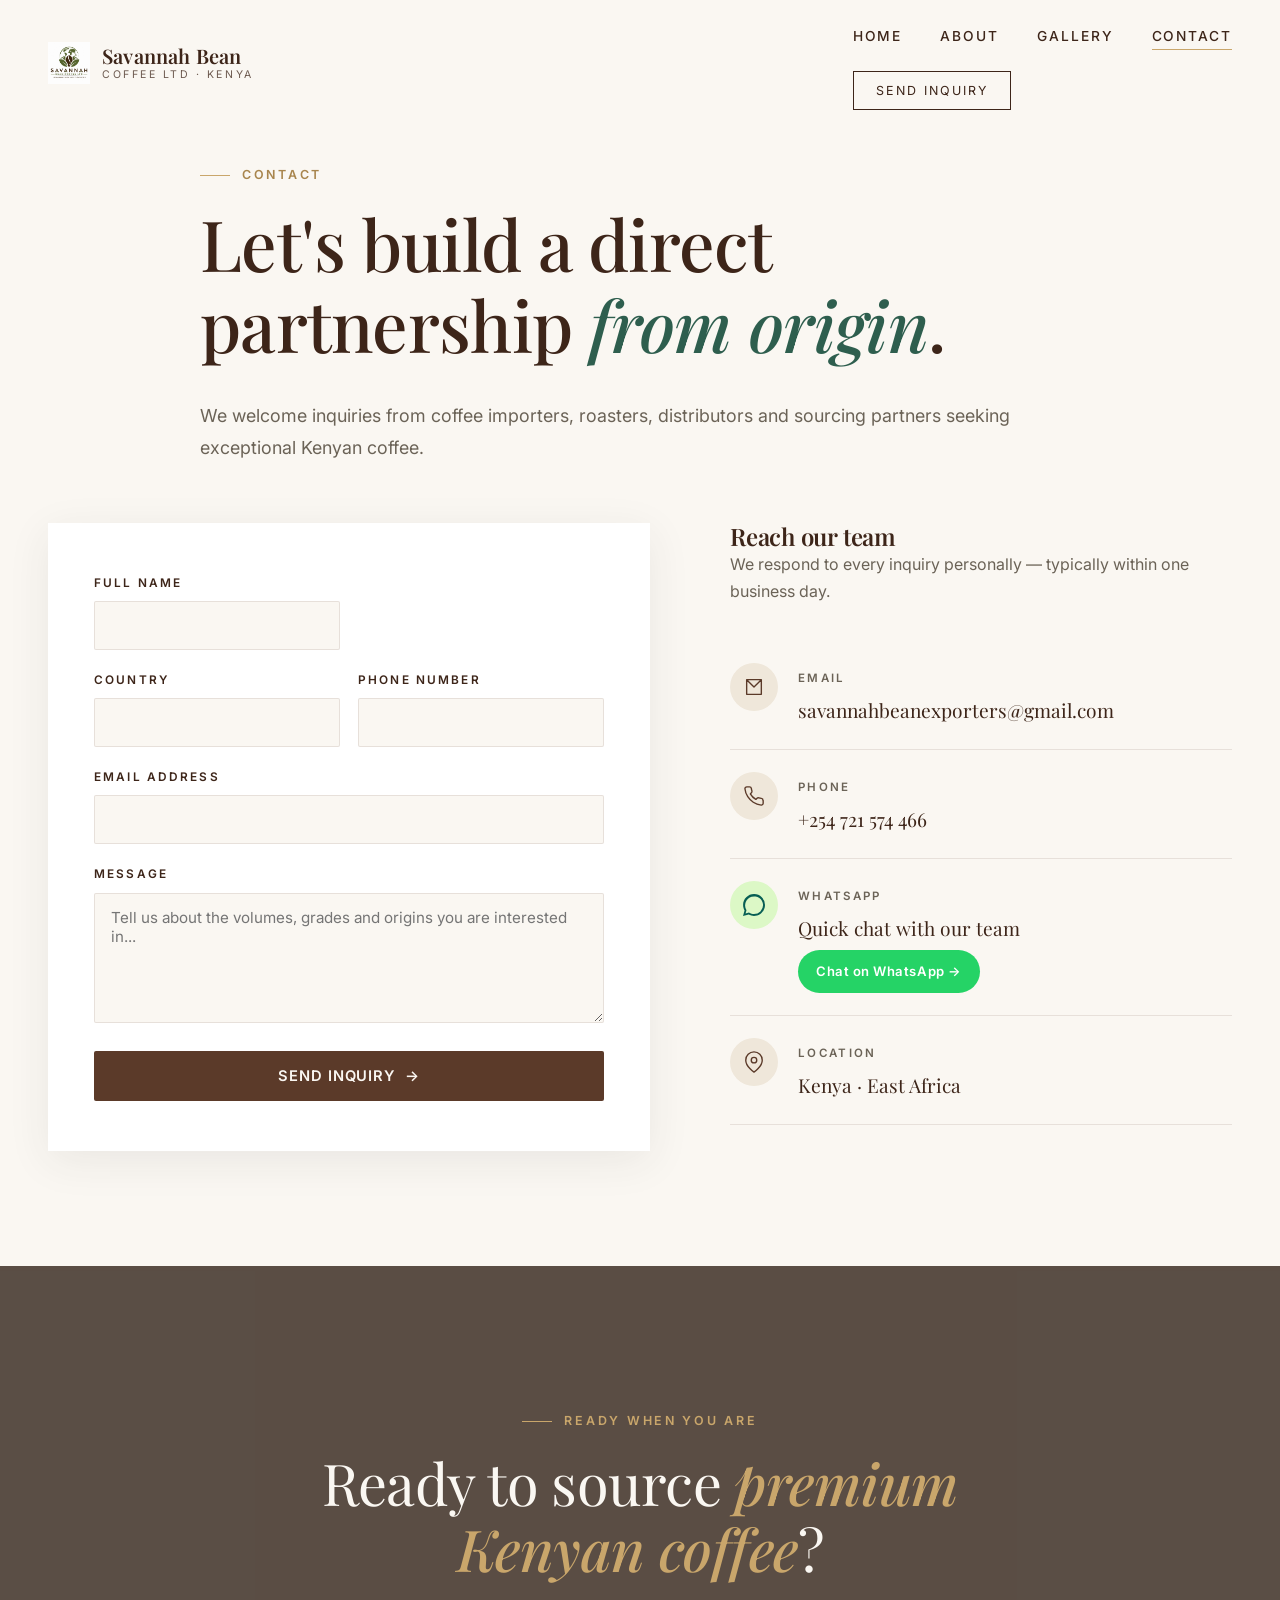
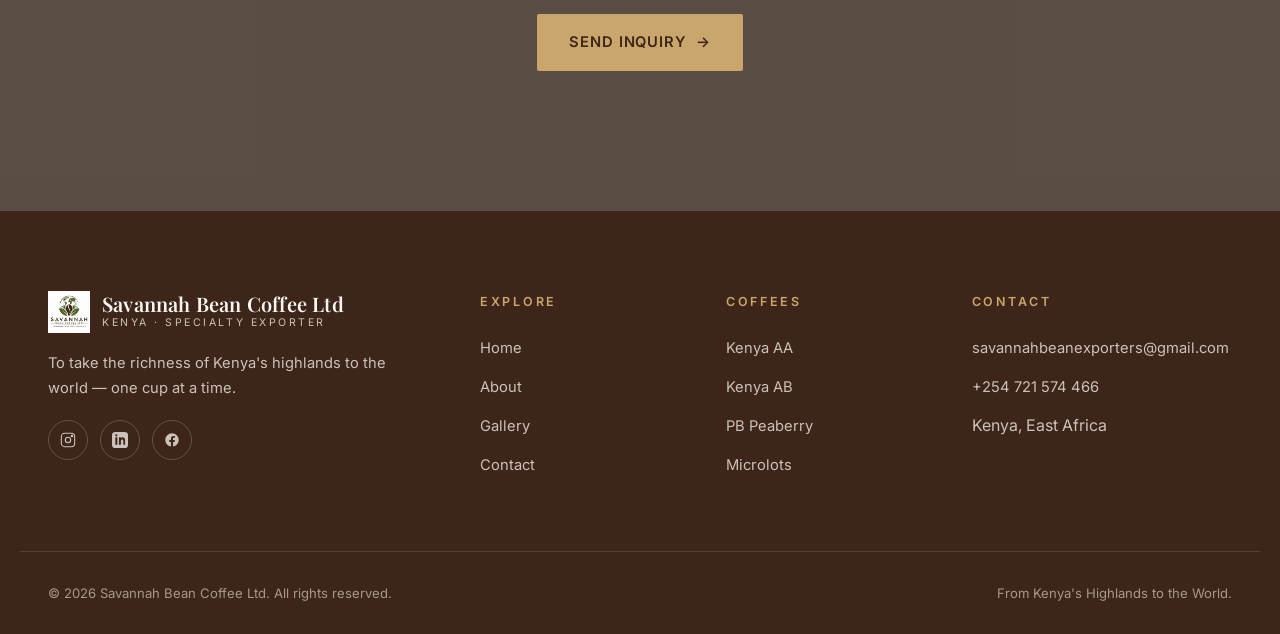
<file: contact.html>
<!DOCTYPE html>
<html lang="en">
<head>
<meta charset="UTF-8">
<meta name="viewport" content="width=device-width,initial-scale=1">
<title>Contact — Savannah Bean Coffee Ltd | Kenyan Coffee Export Inquiries</title>
<meta name="description" content="Contact Savannah Bean Coffee Ltd for direct Kenyan specialty coffee sourcing, export inquiries and long-term partnerships.">
<meta property="og:title" content="Contact — Savannah Bean Coffee Ltd">
<meta property="og:description" content="Let's build a direct partnership from origin. Reach our team for Kenyan coffee export inquiries.">
<meta property="og:type" content="website">
<meta property="og:image" content="images/export.jpg">
<link rel="icon" type="image/png" href="images/logo.jpg">
<link rel="preconnect" href="https://fonts.googleapis.com">
<link rel="preconnect" href="https://fonts.gstatic.com" crossorigin>
<link href="https://fonts.googleapis.com/css2?family=Playfair+Display:ital,wght@0,400;0,500;0,600;1,400;1,500&family=Cormorant+Garamond:ital,wght@0,400;0,500;1,400&family=Inter:wght@300;400;500;600;700&family=Poppins:wght@400;500;600&display=swap" rel="stylesheet">
<link rel="stylesheet" href="css/style.css">
<link rel="stylesheet" href="css/responsive.css">
</head>
<body>

<header class="site-header solid">
  <div class="container nav-wrap">
    <a href="index.html" class="brand">
      <img src="images/logo.jpg" alt="Savannah Bean Coffee Ltd logo">
      <span class="brand-text"><span class="brand-name">Savannah Bean</span><span class="brand-tag">Coffee Ltd · Kenya</span></span>
    </a>
    <nav>
      <ul class="nav-links">
        <li><a href="index.html">Home</a></li>
        <li><a href="about.html">About</a></li>
        <li><a href="gallery.html">Gallery</a></li>
        <li><a href="contact.html" class="active">Contact</a></li>
      </ul><br>
      <a href="#contact-form" class="nav-cta">Send Inquiry</a>
      <button class="nav-toggle" aria-label="Toggle menu"><span></span><span></span><span></span></button>
    </nav>
  </div>
</header>

<section class="contact-wrap" style="padding-top:160px">
  <div class="container">
    <div class="section-head" style="text-align:left;margin-bottom:60px;max-width:880px">
      <span class="eyebrow">Contact</span>
      <h1>Let's build a direct partnership <em style="color:var(--forest);font-style:italic">from origin</em>.</h1>
      <p class="lead" style="margin-top:16px">We welcome inquiries from coffee importers, roasters, distributors and sourcing partners seeking exceptional Kenyan coffee.</p>
    </div>

    <div class="contact-grid">
      <!-- FORM -->
      <form class="contact-form reveal" id="contact-form" novalidate>
        <div class="form-success">Thank you — your inquiry has been received. Our team will be in touch shortly.</div>

        <div class="form-row">
          <div class="field">
            <label for="fullname">Full Name</label>
            <input type="text" id="fullname" name="fullname" required>
            <span class="err">Please enter your name.</span>
          </div>
        </div>

        <div class="form-row">
          <div class="field">
            <label for="country">Country</label>
            <input type="text" id="country" name="country" required>
            <span class="err">Please enter your country.</span>
          </div>
          <div class="field">
            <label for="phone">Phone Number</label>
            <input type="tel" id="phone" name="phone">
            <span class="err">Please enter a valid phone.</span>
          </div>
        </div>

        <div class="field">
          <label for="email">Email Address</label>
          <input type="email" id="email" name="email" required>
          <span class="err">Please enter a valid email.</span>
        </div>

        <div class="field">
          <label for="message">Message</label>
          <textarea id="message" name="message" required placeholder="Tell us about the volumes, grades and origins you are interested in..."></textarea>
          <span class="err">Please include a brief message.</span>
        </div>

        <button type="submit" class="btn btn-primary" style="width:100%;justify-content:center">Send Inquiry <span class="arrow">→</span></button>
      </form>

      <!-- INFO -->
      <aside class="reveal delay-1">
        <h3 style="font-family:var(--serif);font-size:1.5rem;margin-bottom:0">Reach our team</h3>
        <p style="color:var(--muted)">We respond to every inquiry personally — typically within one business day.</p>

        <ul class="contact-info-list">
          <li>
            <div class="ci-icon"><svg viewBox="0 0 24 24" fill="none" stroke="currentColor"><path d="M4 4h16v16H4z M4 4l8 8 8-8" stroke-linejoin="round"/></svg></div>
            <div>
              <span class="ci-label">Email</span>
              <a class="ci-value" href="mailto:langatbright001@gmail.com">savannahbeanexporters@gmail.com</a>
            </div>
          </li>
          <li>
            <div class="ci-icon"><svg viewBox="0 0 24 24" fill="none" stroke="currentColor"><path d="M22 16.9v3a2 2 0 0 1-2.2 2 19.8 19.8 0 0 1-8.6-3.1 19.5 19.5 0 0 1-6-6 19.8 19.8 0 0 1-3.1-8.7A2 2 0 0 1 4.1 2h3a2 2 0 0 1 2 1.7c.1.9.3 1.8.6 2.6a2 2 0 0 1-.5 2.1L8 9.7a16 16 0 0 0 6 6l1.3-1.3a2 2 0 0 1 2.1-.4c.8.3 1.7.5 2.6.6a2 2 0 0 1 1.7 2z" stroke-linejoin="round"/></svg></div>
            <div>
              <span class="ci-label">Phone</span>
              <a class="ci-value" href="tel:+254721574466">+254 721 574 466</a>
            </div>
          </li>
          <li>
            <div class="ci-icon" style="background:#dcf8c6;color:#075e54"><svg viewBox="0 0 24 24" fill="currentColor"><path d="M20.5 3.5A11.8 11.8 0 0 0 12 0C5.4 0 .1 5.4.1 12c0 2.1.6 4.2 1.6 6L0 24l6.2-1.6a12 12 0 0 0 5.8 1.5c6.6 0 12-5.4 12-12a11.8 11.8 0 0 0-3.5-8.4zM12 21.9c-1.8 0-3.6-.5-5.1-1.4l-.4-.2-3.7 1 1-3.6-.2-.4A9.8 9.8 0 1 1 21.9 12 9.9 9.9 0 0 1 12 21.9z"/></svg></div>
            <div>
              <span class="ci-label">WhatsApp</span>
              <span class="ci-value">Quick chat with our team</span>
              <a class="whatsapp-btn" href="https://wa.me/254721574466" target="_blank" rel="noopener">Chat on WhatsApp →</a>
            </div>
          </li>
          <li>
            <div class="ci-icon"><svg viewBox="0 0 24 24" fill="none" stroke="currentColor"><path d="M21 10c0 7-9 13-9 13s-9-6-9-13a9 9 0 0 1 18 0z" stroke-linejoin="round"/><circle cx="12" cy="10" r="3"/></svg></div>
            <div>
              <span class="ci-label">Location</span>
              <span class="ci-value">Kenya · East Africa</span>
            </div>
          </li>
        </ul>
      </aside>
    </div>
  </div>
</section>

<!-- FINAL CTA -->
<section class="cta-final" style="background-image:url('images/export.jpg')">
  <div class="container">
    <span class="eyebrow" style="color:var(--gold)">Ready When You Are</span>
    <h2>Ready to source <em>premium Kenyan coffee</em>?</h2>
    <a href="#contact-form" class="btn btn-gold">Send Inquiry <span class="arrow">→</span></a>
  </div>
</section>

<!-- FOOTER -->
<footer class="site-footer">
  <div class="container footer-grid">
    <div class="footer-brand">
      <a href="index.html" class="brand">
        <img src="images/logo.jpg" alt="Savannah Bean Coffee Ltd">
        <span class="brand-text"><span class="brand-name">Savannah Bean Coffee Ltd</span><span class="brand-tag">Kenya · Specialty Exporter</span></span>
      </a>
      <p>To take the richness of Kenya's highlands to the world — one cup at a time.</p>
      <div class="social-row">
        <a href="#" aria-label="Instagram"><svg viewBox="0 0 24 24" fill="none" stroke="currentColor" stroke-width="1.6"><rect x="2" y="2" width="20" height="20" rx="5"/><circle cx="12" cy="12" r="4"/><circle cx="18" cy="6" r="1" fill="currentColor"/></svg></a>
        <a href="#" aria-label="LinkedIn"><svg viewBox="0 0 24 24" fill="currentColor"><path d="M19 0H5a5 5 0 0 0-5 5v14a5 5 0 0 0 5 5h14a5 5 0 0 0 5-5V5a5 5 0 0 0-5-5zM8 19H5V8h3v11zM6.5 6.7a1.7 1.7 0 1 1 0-3.4 1.7 1.7 0 0 1 0 3.4zM20 19h-3v-5.6c0-1.4-.5-2.3-1.7-2.3-1 0-1.5.6-1.8 1.3-.1.2-.1.5-.1.8V19h-3V8h3v1.3a3 3 0 0 1 2.7-1.5c2 0 3.5 1.3 3.5 4.1V19z"/></svg></a>
        <a href="#" aria-label="Facebook"><svg viewBox="0 0 24 24" fill="currentColor"><path d="M22 12c0-5.5-4.5-10-10-10S2 6.5 2 12c0 5 3.7 9.1 8.4 9.9v-7H7.9V12h2.5V9.8c0-2.5 1.5-3.9 3.8-3.9 1.1 0 2.2.2 2.2.2v2.5h-1.3c-1.2 0-1.6.8-1.6 1.6V12h2.8l-.4 2.9h-2.3v7c4.7-.8 8.4-4.9 8.4-9.9z"/></svg></a>
      </div>
    </div>
    <div class="footer-col"><h5>Explore</h5><ul><li><a href="index.html">Home</a></li><li><a href="about.html">About</a></li><li><a href="gallery.html">Gallery</a></li><li><a href="contact.html">Contact</a></li></ul></div>
    <div class="footer-col"><h5>Coffees</h5><ul><li><a href="#">Kenya AA</a></li><li><a href="#">Kenya AB</a></li><li><a href="#">PB Peaberry</a></li><li><a href="#">Microlots</a></li></ul></div>
    <div class="footer-col"><h5>Contact</h5><ul><li><a href="mailto:savannahbeanexporters@gmail.com">savannahbeanexporters@gmail.com</a></li><li><a href="tel:+254721574466">+254 721 574 466</a></li><li>Kenya, East Africa</li></ul></div>
  </div>
  <div class="container footer-bottom">
    <span>© <span id="year"></span> Savannah Bean Coffee Ltd. All rights reserved.</span>
    <span>From Kenya's Highlands to the World.</span>
  </div>
</footer>

<script src="js/main.js"></script>
</body>
</html>
</file>
<file: css/style.css>
/* ============================================
   Savannah Bean Coffee Ltd
   Premium Specialty Coffee Exporter — Stylesheet
   ============================================ */

:root{
  --coffee:#5B3A29;
  --coffee-dark:#3d2519;
  --cream:#FAF7F2;
  --ivory:#FFFFFF;
  --forest:#2E5E4E;
  --forest-dark:#1f4537;
  --gold:#C9A66B;
  --gold-dark:#a8854d;
  --beige:#EFE7DA;
  --charcoal:#2D2D2D;
  --muted:#6b6357;
  --border:rgba(91,58,41,.12);
  --shadow-sm:0 2px 10px rgba(45,45,45,.06);
  --shadow-md:0 10px 40px rgba(45,45,45,.08);
  --shadow-lg:0 20px 60px rgba(45,45,45,.14);
  --serif:"Playfair Display","Cormorant Garamond",Georgia,serif;
  --serif-soft:"Cormorant Garamond","Playfair Display",Georgia,serif;
  --sans:"Inter","Poppins",-apple-system,BlinkMacSystemFont,sans-serif;
  --container:1240px;
  --ease:cubic-bezier(.22,.61,.36,1);
}

*,*::before,*::after{box-sizing:border-box}
html{scroll-behavior:smooth;-webkit-text-size-adjust:100%}
body{
  margin:0;
  font-family:var(--sans);
  font-size:16px;
  line-height:1.7;
  color:var(--charcoal);
  background:var(--cream);
  -webkit-font-smoothing:antialiased;
  text-rendering:optimizeLegibility;
}
img{max-width:100%;display:block;height:auto}
a{color:inherit;text-decoration:none;transition:color .25s var(--ease)}
button{font-family:inherit;cursor:pointer;border:none;background:none}

h1,h2,h3,h4{font-family:var(--serif);font-weight:600;color:var(--coffee-dark);letter-spacing:-.01em;margin:0 0 .5em;line-height:1.15}
h1{font-size:clamp(2.4rem,5.5vw,4.6rem);font-weight:500}
h2{font-size:clamp(1.9rem,3.8vw,3.2rem);font-weight:500}
h3{font-size:clamp(1.3rem,2vw,1.7rem)}
h4{font-size:1.15rem;font-weight:600}
p{margin:0 0 1em}
.lead{font-size:clamp(1.05rem,1.4vw,1.25rem);color:var(--muted);line-height:1.75}

.container{max-width:var(--container);margin:0 auto;padding:0 28px}
section{padding:clamp(70px,9vw,130px) 0}

/* Eyebrow */
.eyebrow{
  display:inline-block;
  font-size:.78rem;font-weight:600;
  letter-spacing:.22em;text-transform:uppercase;
  color:var(--gold-dark);
  margin-bottom:18px;
  position:relative;padding-left:42px;
}
.eyebrow::before{
  content:"";position:absolute;left:0;top:50%;
  width:30px;height:1px;background:var(--gold);
}

/* ============ Buttons ============ */
.btn{
  display:inline-flex;align-items:center;gap:10px;
  padding:16px 32px;
  font-size:.92rem;font-weight:600;
  letter-spacing:.06em;text-transform:uppercase;
  border-radius:2px;
  transition:all .35s var(--ease);
  cursor:pointer;
}
.btn-primary{background:var(--coffee);color:var(--cream)}
.btn-primary:hover{background:var(--coffee-dark);transform:translateY(-2px);box-shadow:var(--shadow-md)}
.btn-outline{background:transparent;color:var(--cream);border:1.5px solid rgba(250,247,242,.7)}
.btn-outline:hover{background:var(--cream);color:var(--coffee-dark);border-color:var(--cream)}
.btn-dark-outline{background:transparent;color:var(--coffee-dark);border:1.5px solid var(--coffee-dark)}
.btn-dark-outline:hover{background:var(--coffee-dark);color:var(--cream)}
.btn-gold{background:var(--gold);color:var(--coffee-dark)}
.btn-gold:hover{background:var(--gold-dark);color:var(--ivory)}
.btn .arrow{transition:transform .35s var(--ease)}
.btn:hover .arrow{transform:translateX(5px)}

/* ============ Header / Nav ============ */
.site-header{
  position:fixed;top:0;left:0;right:0;z-index:100;
  padding:22px 0;
  transition:all .4s var(--ease);
  background:transparent;
}
.site-header.scrolled{
  background:rgba(250,247,242,.96);
  backdrop-filter:saturate(140%) blur(14px);
  -webkit-backdrop-filter:saturate(140%) blur(14px);
  padding:14px 0;
  box-shadow:0 1px 0 var(--border);
}
.nav-wrap{display:flex;align-items:center;justify-content:space-between;gap:24px}
.brand{display:flex;align-items:center;gap:12px;color:var(--cream)}
.site-header.scrolled .brand,
.site-header.solid .brand{color:var(--coffee-dark)}
.brand img{width:42px;height:42px;object-fit:contain}
.brand-text{display:flex;flex-direction:column;line-height:1}
.brand-name{font-family:var(--serif);font-size:1.25rem;font-weight:600;letter-spacing:.01em}
.brand-tag{font-size:.66rem;letter-spacing:.24em;text-transform:uppercase;opacity:.75;margin-top:4px}

.nav-links{display:flex;align-items:center;gap:38px;list-style:none;margin:0;padding:0}
.nav-links a{
  position:relative;
  font-size:.86rem;font-weight:500;
  letter-spacing:.14em;text-transform:uppercase;
  color:var(--cream);padding:6px 0;
}
.site-header.scrolled .nav-links a,
.site-header.solid .nav-links a{color:var(--coffee-dark)}
.nav-links a::after{
  content:"";position:absolute;left:0;bottom:0;
  width:0;height:1px;background:var(--gold);
  transition:width .35s var(--ease);
}
.nav-links a:hover::after,.nav-links a.active::after{width:100%}
.nav-links a.active{color:var(--gold)}

.nav-cta{
  padding:11px 22px;
  border:1px solid rgba(250,247,242,.6);
  font-size:.78rem;letter-spacing:.16em;text-transform:uppercase;
  color:var(--cream);
  transition:all .3s var(--ease);
}
.site-header.scrolled .nav-cta,
.site-header.solid .nav-cta{border-color:var(--coffee-dark);color:var(--coffee-dark)}
.nav-cta:hover{background:var(--gold);border-color:var(--gold);color:var(--coffee-dark)}

.nav-toggle{display:none;width:30px;height:30px;position:relative;z-index:110}
.nav-toggle span{
  position:absolute;left:0;right:0;height:1.5px;background:var(--cream);
  transition:all .3s var(--ease);
}
.nav-toggle span:nth-child(1){top:9px}
.nav-toggle span:nth-child(2){top:50%;transform:translateY(-50%)}
.nav-toggle span:nth-child(3){bottom:9px}
.site-header.scrolled .nav-toggle span,
.site-header.solid .nav-toggle span{background:var(--coffee-dark)}
body.menu-open .nav-toggle span{background:var(--coffee-dark)}
body.menu-open .nav-toggle span:nth-child(1){top:50%;transform:translateY(-50%) rotate(45deg)}
body.menu-open .nav-toggle span:nth-child(2){opacity:0}
body.menu-open .nav-toggle span:nth-child(3){bottom:auto;top:50%;transform:translateY(-50%) rotate(-45deg)}

/* ============ Hero ============ */
.hero{
  position:relative;
  min-height:100vh;
  display:flex;align-items:center;
  color:var(--cream);
  overflow:hidden;
}
.hero-media{position:absolute;inset:0;z-index:-2}
.hero-media img{width:100%;height:100%;object-fit:cover;animation:slow-zoom 20s var(--ease) forwards}
.hero-media::after{
  content:"";position:absolute;inset:0;
  background:linear-gradient(180deg,rgba(45,30,20,.55) 0%,rgba(45,30,20,.35) 40%,rgba(45,30,20,.78) 100%);
}
@keyframes slow-zoom{from{transform:scale(1.08)}to{transform:scale(1)}}

.hero-inner{position:relative;z-index:1;padding:140px 0 80px;width:100%;max-width:920px}
.hero-eyebrow{
  color:var(--gold);
  font-size:.85rem;letter-spacing:.32em;text-transform:uppercase;
  padding-left:60px;position:relative;display:inline-block;
  margin-bottom:30px;
}
.hero-eyebrow::before{
  content:"";position:absolute;left:0;top:50%;width:44px;height:1px;background:var(--gold);
}
.hero h1{color:var(--cream);font-weight:400;margin-bottom:28px}
.hero h1 em{font-style:italic;color:var(--gold);font-weight:500}
.hero-sub{
  font-size:clamp(1.05rem,1.4vw,1.22rem);
  max-width:640px;color:rgba(250,247,242,.88);
  margin-bottom:42px;line-height:1.75;
}
.hero-ctas{display:flex;flex-wrap:wrap;gap:16px}

.hero-meta{
  position:absolute;bottom:40px;left:0;right:0;z-index:1;
  display:flex;justify-content:space-between;align-items:center;
  font-size:.78rem;letter-spacing:.2em;text-transform:uppercase;
  color:rgba(250,247,242,.7);
}
.hero-meta .container{display:flex;justify-content:space-between;align-items:center;width:100%}
.scroll-indicator{display:flex;align-items:center;gap:14px}
.scroll-line{display:inline-block;width:50px;height:1px;background:rgba(250,247,242,.5);position:relative;overflow:hidden}
.scroll-line::after{content:"";position:absolute;left:-50%;top:0;width:50%;height:100%;background:var(--gold);animation:scroll-pulse 2.4s var(--ease) infinite}
@keyframes scroll-pulse{0%{left:-50%}100%{left:100%}}

/* ============ Sub-page hero ============ */
.page-hero{
  position:relative;
  min-height:62vh;
  display:flex;align-items:flex-end;
  padding:160px 0 60px;
  color:var(--cream);overflow:hidden;
}
.page-hero .hero-media::after{background:linear-gradient(180deg,rgba(45,30,20,.5) 0%,rgba(45,30,20,.7) 100%)}
.page-hero h1{color:var(--cream);font-weight:400;max-width:900px}
.page-hero h1 em{font-style:italic;color:var(--gold)}
.page-hero .lead{color:rgba(250,247,242,.85);max-width:680px;margin-top:18px}

/* ============ Intro / Who we are ============ */
.intro{background:var(--cream)}
.intro-grid{
  display:grid;grid-template-columns:1fr 1fr;
  gap:90px;align-items:center;
}
.intro-text h2{margin-bottom:24px}
.intro-text h2 em{font-style:italic;color:var(--forest);font-weight:500}
.intro-media{position:relative}
.intro-media img{
  width:100%;border-radius:2px;
  box-shadow:var(--shadow-lg);
  aspect-ratio:4/5;object-fit:cover;
}
.intro-badge{
  position:absolute;bottom:-30px;left:-30px;
  background:var(--gold);color:var(--coffee-dark);
  padding:26px 32px;
  font-family:var(--serif);
}
.intro-badge .num{font-size:2.4rem;font-weight:600;line-height:1;display:block}
.intro-badge .lbl{font-size:.74rem;letter-spacing:.2em;text-transform:uppercase;font-family:var(--sans);margin-top:8px;font-weight:600}

/* ============ Features (Why buyers) ============ */
.features{background:var(--ivory);position:relative}
.section-head{text-align:center;max-width:720px;margin:0 auto 70px}
.section-head h2 em{font-style:italic;color:var(--gold-dark);font-weight:500}
.features-grid{
  display:grid;grid-template-columns:repeat(4,1fr);gap:30px;
}
.feature-card{
  padding:44px 30px;
  background:var(--cream);
  border:1px solid var(--border);
  transition:all .4s var(--ease);
  position:relative;overflow:hidden;
}
.feature-card::before{
  content:"";position:absolute;top:0;left:0;width:100%;height:2px;
  background:var(--gold);transform:scaleX(0);transform-origin:left;
  transition:transform .5s var(--ease);
}
.feature-card:hover{transform:translateY(-6px);box-shadow:var(--shadow-md);background:var(--ivory)}
.feature-card:hover::before{transform:scaleX(1)}
.feature-icon{
  width:54px;height:54px;display:flex;align-items:center;justify-content:center;
  background:var(--beige);color:var(--coffee);margin-bottom:24px;
  border-radius:50%;
}
.feature-icon svg{width:26px;height:26px;stroke-width:1.4}
.feature-card h3{font-size:1.25rem;margin-bottom:12px}
.feature-card p{font-size:.95rem;color:var(--muted);margin:0;line-height:1.7}

/* ============ Collection ============ */
.collection{background:var(--cream)}
.collection-grid{display:grid;grid-template-columns:repeat(4,1fr);gap:28px}
.product-card{
  background:var(--ivory);
  overflow:hidden;
  transition:all .4s var(--ease);
  cursor:pointer;
}
.product-card:hover{transform:translateY(-6px);box-shadow:var(--shadow-lg)}
.product-img{aspect-ratio:4/5;overflow:hidden;background:var(--beige)}
.product-img img{width:100%;height:100%;object-fit:cover;transition:transform .8s var(--ease)}
.product-card:hover .product-img img{transform:scale(1.06)}
.product-body{padding:28px 26px 32px}
.product-tag{font-size:.7rem;letter-spacing:.22em;text-transform:uppercase;color:var(--gold-dark);font-weight:600}
.product-card h3{margin:10px 0 8px;font-size:1.4rem}
.product-card p{font-size:.92rem;color:var(--muted);margin:0;line-height:1.6}

/* ============ Highlands story ============ */
.story{background:var(--coffee-dark);color:var(--cream);position:relative;overflow:hidden}
.story-grid{display:grid;grid-template-columns:1fr 1fr;gap:80px;align-items:center}
.story h2{color:var(--cream);font-weight:400}
.story h2 em{color:var(--gold);font-style:italic;font-weight:500}
.story .eyebrow{color:var(--gold)}
.story .eyebrow::before{background:var(--gold)}
.story p{color:rgba(250,247,242,.78);font-size:1.05rem;line-height:1.85}
.story-stats{display:grid;grid-template-columns:repeat(3,1fr);gap:30px;margin-top:48px;padding-top:40px;border-top:1px solid rgba(250,247,242,.15)}
.stat .n{font-family:var(--serif);font-size:2.2rem;color:var(--gold);display:block;line-height:1}
.stat .l{font-size:.78rem;letter-spacing:.18em;text-transform:uppercase;margin-top:10px;color:rgba(250,247,242,.7)}
.story-media{position:relative}
.story-media img{width:100%;aspect-ratio:4/5;object-fit:cover;box-shadow:var(--shadow-lg)}

/* ============ Partnership ============ */
.partnership{background:var(--forest);color:var(--cream);text-align:center}
.partnership h2{color:var(--cream);font-weight:400;max-width:880px;margin:0 auto 22px}
.partnership h2 em{color:var(--gold);font-style:italic;font-weight:500}
.partnership .eyebrow{color:var(--gold)}
.partnership .eyebrow::before{background:var(--gold)}
.partnership p{color:rgba(250,247,242,.85);max-width:680px;margin:0 auto;font-size:1.1rem}
.values-row{
  display:grid;grid-template-columns:repeat(4,1fr);gap:30px;
  margin-top:64px;padding-top:64px;border-top:1px solid rgba(250,247,242,.18);
}
.value{padding:0 10px}
.value .v-num{font-family:var(--serif);font-size:1rem;color:var(--gold);letter-spacing:.2em}
.value h4{color:var(--cream);font-family:var(--serif);font-size:1.3rem;margin:14px 0 10px;font-weight:500}
.value p{color:rgba(250,247,242,.72);font-size:.9rem;margin:0}

/* ============ Certifications marquee ============ */
.certs{background:var(--beige);padding:70px 0}
.certs-head{text-align:center;margin-bottom:40px}
.certs-head h3{font-family:var(--sans);font-size:.84rem;letter-spacing:.28em;text-transform:uppercase;color:var(--muted);font-weight:600}
.marquee{overflow:hidden;position:relative;mask-image:linear-gradient(90deg,transparent,#000 10%,#000 90%,transparent);-webkit-mask-image:linear-gradient(90deg,transparent,#000 10%,#000 90%,transparent)}
.marquee-track{display:flex;gap:80px;animation:scroll-marquee 32s linear infinite;width:max-content}
.marquee-item{
  font-family:var(--serif);font-size:1.5rem;color:var(--coffee);
  white-space:nowrap;letter-spacing:.04em;
  display:flex;align-items:center;gap:14px;opacity:.75;
}
.marquee-item::before{content:"✦";color:var(--gold);font-size:1rem}
@keyframes scroll-marquee{to{transform:translateX(-50%)}}
.certs-cta{text-align:center;margin-top:40px}

/* ============ Final CTA ============ */
.cta-final{
  background:url('../images/cherries.jpg') center/cover no-repeat fixed;
  color:var(--cream);text-align:center;
  position:relative;padding:140px 0;
}
.cta-final::before{content:"";position:absolute;inset:0;background:rgba(45,30,20,.78)}
.cta-final .container{position:relative;z-index:1}
.cta-final h2{color:var(--cream);font-weight:400;font-size:clamp(2.2rem,4.5vw,3.8rem);max-width:820px;margin:0 auto 32px}
.cta-final h2 em{color:var(--gold);font-style:italic;font-weight:500}

/* ============ About page ============ */
.founder{background:var(--cream)}
.founder-grid{display:grid;grid-template-columns:5fr 7fr;gap:80px;align-items:center}
.founder-img{position:relative}
.founder-img img{width:100%;aspect-ratio:4/5;object-fit:cover;box-shadow:var(--shadow-lg)}
.founder-img::after{
  content:"";position:absolute;top:-20px;right:-20px;
  width:60%;height:60%;border:2px solid var(--gold);z-index:-1;
}
.founder-text .signature{
  margin-top:36px;padding-top:30px;border-top:1px solid var(--border);
}
.signature-name{font-family:var(--serif);font-size:1.4rem;font-style:italic;color:var(--coffee-dark)}
.signature-role{font-size:.78rem;letter-spacing:.2em;text-transform:uppercase;color:var(--muted);margin-top:6px}

/* Philosophy (green/white theme) */
.philosophy{background:var(--ivory)}
.philosophy-grid{display:grid;grid-template-columns:repeat(5,1fr);gap:24px;margin-top:60px}
.philo-card{
  padding:40px 24px;text-align:center;
  background:var(--cream);
  border-top:3px solid var(--forest);
  transition:all .4s var(--ease);
}
.philo-card:hover{background:var(--forest);color:var(--ivory);transform:translateY(-5px);box-shadow:var(--shadow-md)}
.philo-card:hover h4,.philo-card:hover p,.philo-card:hover .p-num{color:var(--ivory)}
.philo-card:hover .p-num{opacity:.5}
.p-num{font-family:var(--serif);color:var(--forest);font-size:1.1rem;letter-spacing:.18em;opacity:.6}
.philo-card h4{font-family:var(--serif);color:var(--forest-dark);margin:14px 0 12px;font-size:1.25rem;transition:color .3s var(--ease)}
.philo-card p{font-size:.88rem;color:var(--muted);margin:0;line-height:1.7;transition:color .3s var(--ease)}

/* Sourcing network */
.network{background:var(--cream)}
.network-grid{display:grid;grid-template-columns:1fr 1fr;gap:80px;align-items:center}
.network-list{margin-top:30px;list-style:none;padding:0}
.network-list li{
  padding:22px 0;border-bottom:1px solid var(--border);
  display:flex;gap:24px;align-items:flex-start;
}
.network-list li:last-child{border-bottom:none}
.network-list .nl-num{
  font-family:var(--serif);color:var(--gold-dark);
  font-size:1.1rem;min-width:40px;
}
.network-list h4{margin:0 0 6px;font-size:1.15rem;color:var(--coffee-dark)}
.network-list p{margin:0;font-size:.92rem;color:var(--muted);line-height:1.6}

/* Varieties */
.varieties{background:var(--ivory)}
.varieties-grid{display:grid;grid-template-columns:repeat(4,1fr);gap:28px}
.variety-card{
  background:var(--cream);
  overflow:hidden;
  border:1px solid var(--border);
  transition:all .4s var(--ease);
}
.variety-card:hover{transform:translateY(-6px);box-shadow:var(--shadow-md)}
.variety-img{aspect-ratio:1/1;overflow:hidden}
.variety-img img{width:100%;height:100%;object-fit:cover;transition:transform .7s var(--ease)}
.variety-card:hover .variety-img img{transform:scale(1.05)}
.variety-body{padding:28px 26px}
.variety-tag{font-size:.7rem;letter-spacing:.22em;text-transform:uppercase;color:var(--forest);font-weight:600}
.variety-card h3{margin:10px 0 12px;font-size:1.5rem}
.variety-card .notes{font-size:.85rem;color:var(--muted);margin:0;line-height:1.7}
.variety-card .notes strong{color:var(--coffee-dark);font-weight:600}

/* Mission quote */
.mission{
  background:var(--coffee-dark);color:var(--cream);
  text-align:center;padding:130px 0;
  position:relative;
}
.mission::before,.mission::after{
  content:"\201C";position:absolute;
  font-family:var(--serif);font-size:14rem;color:var(--gold);
  opacity:.12;line-height:.5;
}
.mission::before{top:60px;left:8%}
.mission::after{content:"\201D";bottom:0;right:8%}
.mission blockquote{
  font-family:var(--serif);
  font-size:clamp(1.7rem,3.4vw,3rem);
  font-weight:400;font-style:italic;
  line-height:1.4;max-width:900px;margin:0 auto;
  color:var(--cream);
  position:relative;z-index:1;
}
.mission blockquote em{color:var(--gold);font-style:italic}
.mission cite{
  display:block;margin-top:30px;
  font-family:var(--sans);font-style:normal;
  font-size:.82rem;letter-spacing:.24em;text-transform:uppercase;
  color:var(--gold);
}

/* ============ Gallery ============ */
.gallery-intro{background:var(--cream);padding-bottom:30px;text-align:center}
.gallery-intro .lead{max-width:680px;margin:0 auto}
.gallery{background:var(--cream);padding-top:30px}
.masonry{
  column-count:3;column-gap:18px;
}
.masonry-item{
  break-inside:avoid;margin-bottom:18px;
  overflow:hidden;cursor:zoom-in;position:relative;
  background:var(--beige);
}
.masonry-item img{
  width:100%;height:auto;display:block;
  transition:transform .8s var(--ease),filter .4s var(--ease);
}
.masonry-item:hover img{transform:scale(1.05);filter:brightness(.85)}
.masonry-item .caption{
  position:absolute;left:0;right:0;bottom:0;
  padding:20px 22px 18px;
  background:linear-gradient(180deg,transparent,rgba(45,30,20,.8));
  color:var(--cream);
  font-family:var(--serif);font-size:1.1rem;
  opacity:0;transform:translateY(20px);
  transition:all .4s var(--ease);
}
.masonry-item:hover .caption{opacity:1;transform:translateY(0)}

/* Lightbox */
.lightbox{
  position:fixed;inset:0;z-index:1000;
  background:rgba(20,12,8,.96);
  display:none;align-items:center;justify-content:center;
  padding:40px;opacity:0;transition:opacity .3s var(--ease);
}
.lightbox.open{display:flex;opacity:1}
.lightbox img{max-width:90%;max-height:88vh;object-fit:contain;box-shadow:0 30px 80px rgba(0,0,0,.5)}
.lightbox-close{
  position:absolute;top:30px;right:30px;
  width:48px;height:48px;border:1px solid rgba(250,247,242,.4);
  color:var(--cream);font-size:1.4rem;
  border-radius:50%;display:flex;align-items:center;justify-content:center;
  transition:all .3s var(--ease);
}
.lightbox-close:hover{background:var(--cream);color:var(--coffee-dark)}
.lightbox-prev,.lightbox-next{
  position:absolute;top:50%;transform:translateY(-50%);
  width:54px;height:54px;border:1px solid rgba(250,247,242,.4);
  color:var(--cream);font-size:1.4rem;
  border-radius:50%;display:flex;align-items:center;justify-content:center;
  transition:all .3s var(--ease);
}
.lightbox-prev{left:30px}
.lightbox-next{right:30px}
.lightbox-prev:hover,.lightbox-next:hover{background:var(--cream);color:var(--coffee-dark)}

/* ============ Contact page ============ */
.contact-wrap{background:var(--cream)}
.contact-grid{display:grid;grid-template-columns:6fr 5fr;gap:80px;align-items:start}
.contact-text h2 em{font-style:italic;color:var(--forest);font-weight:500}
.contact-form{
  background:var(--ivory);
  padding:50px 46px;
  box-shadow:var(--shadow-md);
}
.form-row{display:grid;grid-template-columns:1fr 1fr;gap:18px}
.field{margin-bottom:20px}
.field label{
  display:block;
  font-size:.74rem;letter-spacing:.18em;text-transform:uppercase;
  font-weight:600;color:var(--coffee-dark);margin-bottom:8px;
}
.field input,.field textarea,.field select{
  width:100%;padding:14px 16px;
  border:1px solid var(--border);
  background:var(--cream);
  font-family:var(--sans);font-size:.95rem;color:var(--charcoal);
  transition:all .25s var(--ease);
  border-radius:2px;
}
.field input:focus,.field textarea:focus,.field select:focus{
  outline:none;border-color:var(--coffee);background:var(--ivory);
  box-shadow:0 0 0 3px rgba(91,58,41,.08);
}
.field textarea{resize:vertical;min-height:130px;font-family:var(--sans)}
.field .err{display:none;color:#c0392b;font-size:.78rem;margin-top:6px}
.field.invalid input,.field.invalid textarea,.field.invalid select{border-color:#c0392b;background:#fff5f3}
.field.invalid .err{display:block}
.form-success{
  display:none;padding:18px 20px;background:#e8f5ef;color:var(--forest-dark);
  border-left:3px solid var(--forest);margin-bottom:20px;font-size:.92rem;
}
.form-success.show{display:block}

.contact-info-list{list-style:none;padding:0;margin:36px 0 0}
.contact-info-list li{
  display:flex;gap:20px;align-items:flex-start;
  padding:22px 0;border-bottom:1px solid var(--border);
}
.ci-icon{
  width:48px;height:48px;flex-shrink:0;border-radius:50%;
  background:var(--beige);color:var(--coffee);
  display:flex;align-items:center;justify-content:center;
}
.ci-icon svg{width:22px;height:22px;stroke-width:1.5}
.ci-label{font-size:.72rem;letter-spacing:.2em;text-transform:uppercase;color:var(--muted);font-weight:600}
.ci-value{font-family:var(--serif);font-size:1.2rem;color:var(--coffee-dark);margin-top:4px;display:block}
.ci-value a{transition:color .25s var(--ease)}
.ci-value a:hover{color:var(--gold-dark)}
.whatsapp-btn{
  display:inline-flex;align-items:center;gap:10px;
  margin-top:6px;padding:10px 18px;
  background:#25D366;color:#fff;border-radius:30px;
  font-size:.82rem;font-weight:600;letter-spacing:.04em;
  transition:transform .3s var(--ease);
}
.whatsapp-btn:hover{transform:translateY(-2px)}

/* ============ Footer ============ */
.site-footer{background:var(--coffee-dark);color:rgba(250,247,242,.75);padding:80px 0 30px}
.footer-grid{display:grid;grid-template-columns:2fr 1fr 1fr 1.4fr;gap:60px;margin-bottom:60px}
.footer-brand .brand{color:var(--cream);margin-bottom:18px}
.footer-brand p{font-size:.92rem;line-height:1.75;max-width:340px}
.footer-col h5{
  font-family:var(--sans);font-size:.78rem;
  letter-spacing:.22em;text-transform:uppercase;
  color:var(--gold);margin:0 0 22px;font-weight:600;
}
.footer-col ul{list-style:none;padding:0;margin:0}
.footer-col li{margin-bottom:12px}
.footer-col a{font-size:.92rem;transition:color .25s var(--ease)}
.footer-col a:hover{color:var(--gold)}
.social-row{display:flex;gap:12px;margin-top:18px}
.social-row a{
  width:40px;height:40px;border-radius:50%;
  border:1px solid rgba(250,247,242,.2);
  display:flex;align-items:center;justify-content:center;
  transition:all .3s var(--ease);
}
.social-row a:hover{background:var(--gold);border-color:var(--gold);color:var(--coffee-dark)}
.social-row svg{width:16px;height:16px}
.footer-bottom{
  padding-top:30px;border-top:1px solid rgba(250,247,242,.12);
  display:flex;justify-content:space-between;flex-wrap:wrap;gap:12px;
  font-size:.82rem;color:rgba(250,247,242,.55);
}

/* ============ Reveal animation ============ */
.reveal{opacity:0;transform:translateY(30px);transition:opacity .9s var(--ease),transform .9s var(--ease)}
.reveal.in{opacity:1;transform:none}
.reveal.delay-1{transition-delay:.12s}
.reveal.delay-2{transition-delay:.24s}
.reveal.delay-3{transition-delay:.36s}
</file>
<file: css/responsive.css>
/* Responsive styles — mobile first refinements */

@media (max-width:1080px){
  .features-grid,.collection-grid,.varieties-grid{grid-template-columns:repeat(2,1fr)}
  .footer-grid{grid-template-columns:1fr 1fr;gap:40px}
  .philosophy-grid{grid-template-columns:repeat(2,1fr)}
  .values-row{grid-template-columns:repeat(2,1fr);gap:40px}
  .masonry{column-count:2}
}

@media (max-width:880px){
  .nav-links,.nav-cta{display:none}
  .nav-toggle{display:block}
  .site-header nav.open .nav-links{
    display:flex;flex-direction:column;
    position:fixed;top:0;right:0;bottom:0;left:0;
    background:var(--cream);
    padding:120px 40px 40px;
    gap:24px;
    align-items:flex-start;
    z-index:105;
  }
  .site-header nav.open .nav-links a{color:var(--coffee-dark);font-size:1.4rem;font-family:var(--serif);letter-spacing:.04em;text-transform:none}
  .site-header nav.open .nav-cta{display:inline-block;color:var(--coffee-dark);border-color:var(--coffee-dark);margin-top:20px}

  .intro-grid,.story-grid,.network-grid,.founder-grid,.contact-grid{grid-template-columns:1fr;gap:50px}
  .story-stats{grid-template-columns:repeat(3,1fr);gap:18px}
  .stat .n{font-size:1.7rem}
  .intro-badge{left:20px;bottom:-20px;padding:20px 24px}
  .founder-img::after{display:none}

  .hero-inner{padding:120px 0 100px}
  .hero-meta{display:none}
  .hero-ctas{flex-direction:column;align-items:flex-start}
  .hero-ctas .btn{width:auto}

  section{padding:70px 0}
  .mission{padding:90px 0}
  .mission::before,.mission::after{font-size:8rem}
  .cta-final{background-attachment:scroll;padding:90px 0}

  .form-row{grid-template-columns:1fr}
  .contact-form{padding:36px 26px}
}

@media (max-width:560px){
  .features-grid,.collection-grid,.varieties-grid,.philosophy-grid,.values-row{grid-template-columns:1fr}
  .footer-grid{grid-template-columns:1fr;gap:40px}
  .masonry{column-count:1}
  .container{padding:0 22px}
  .brand-tag{display:none}
  .marquee-item{font-size:1.15rem}
  .marquee-track{gap:48px}
  .lightbox-prev{left:14px}
  .lightbox-next{right:14px}
  .lightbox-close{top:18px;right:18px}
}
</file>
